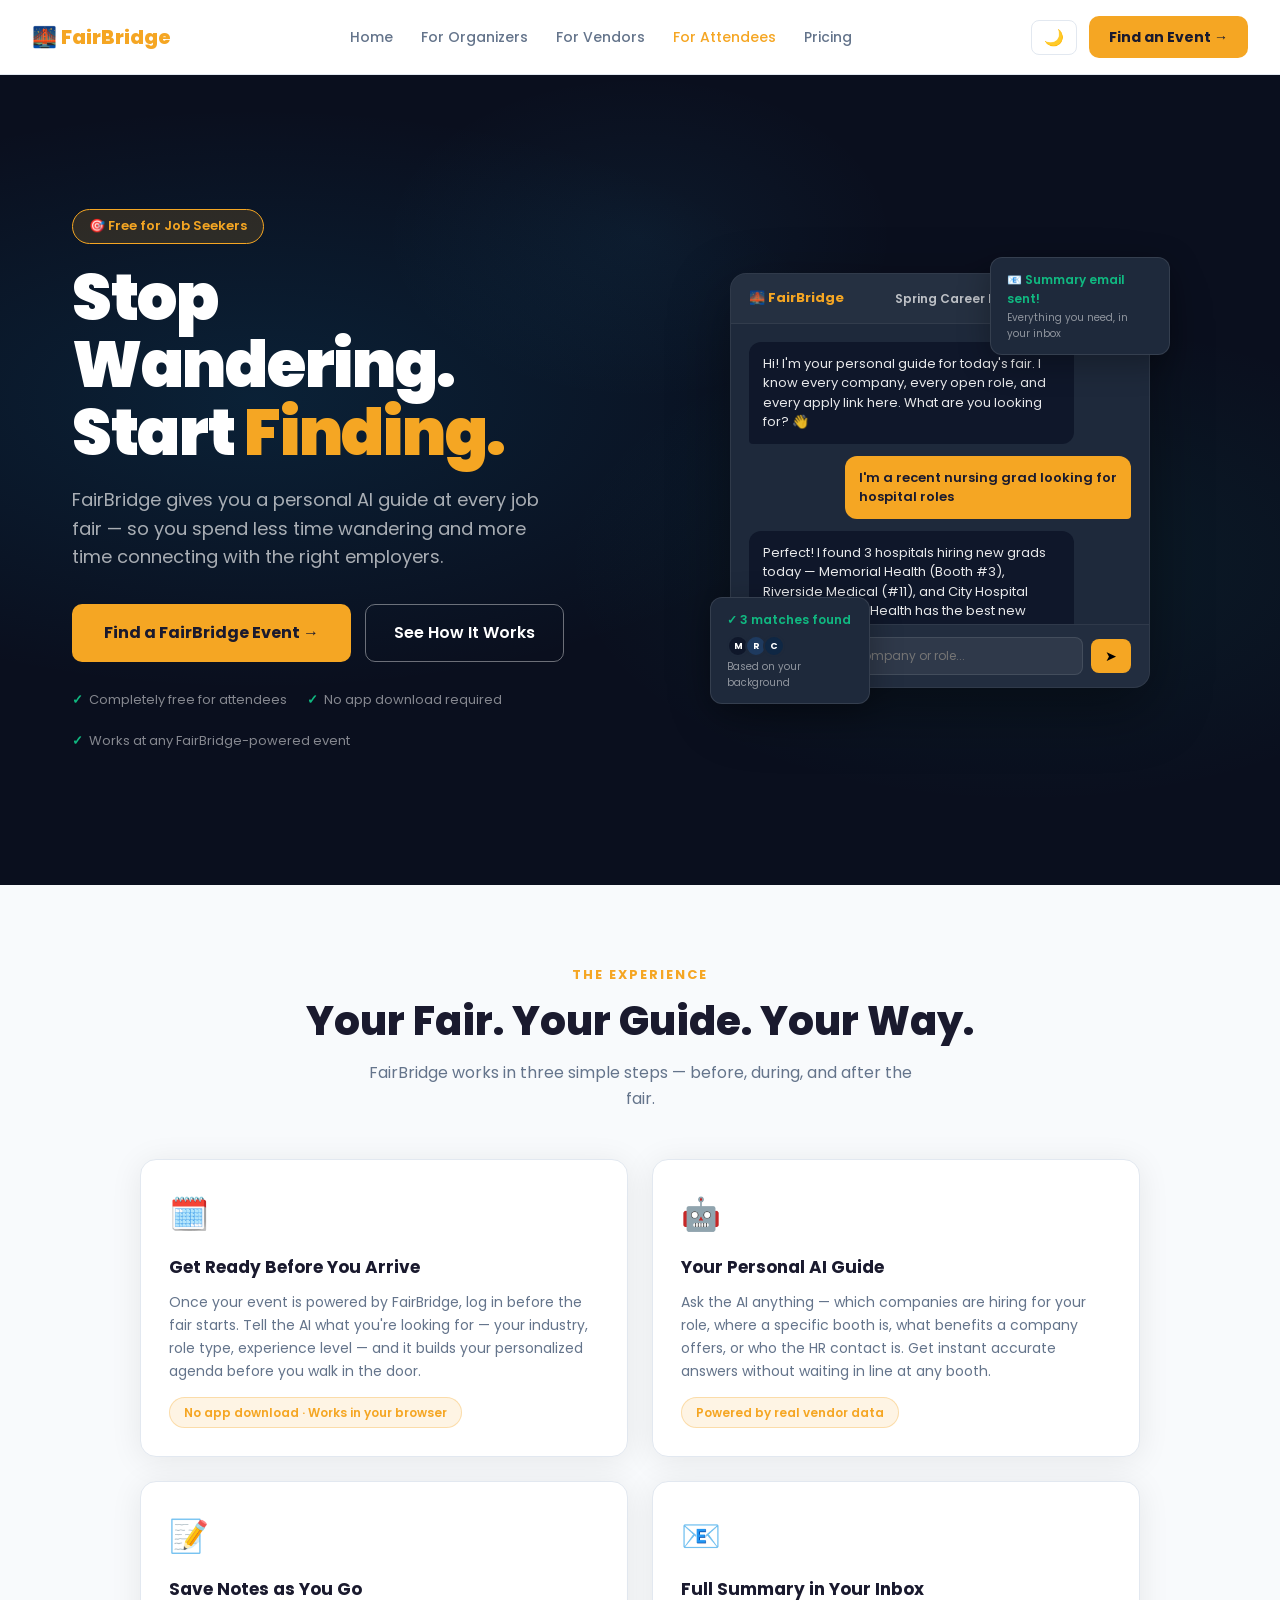
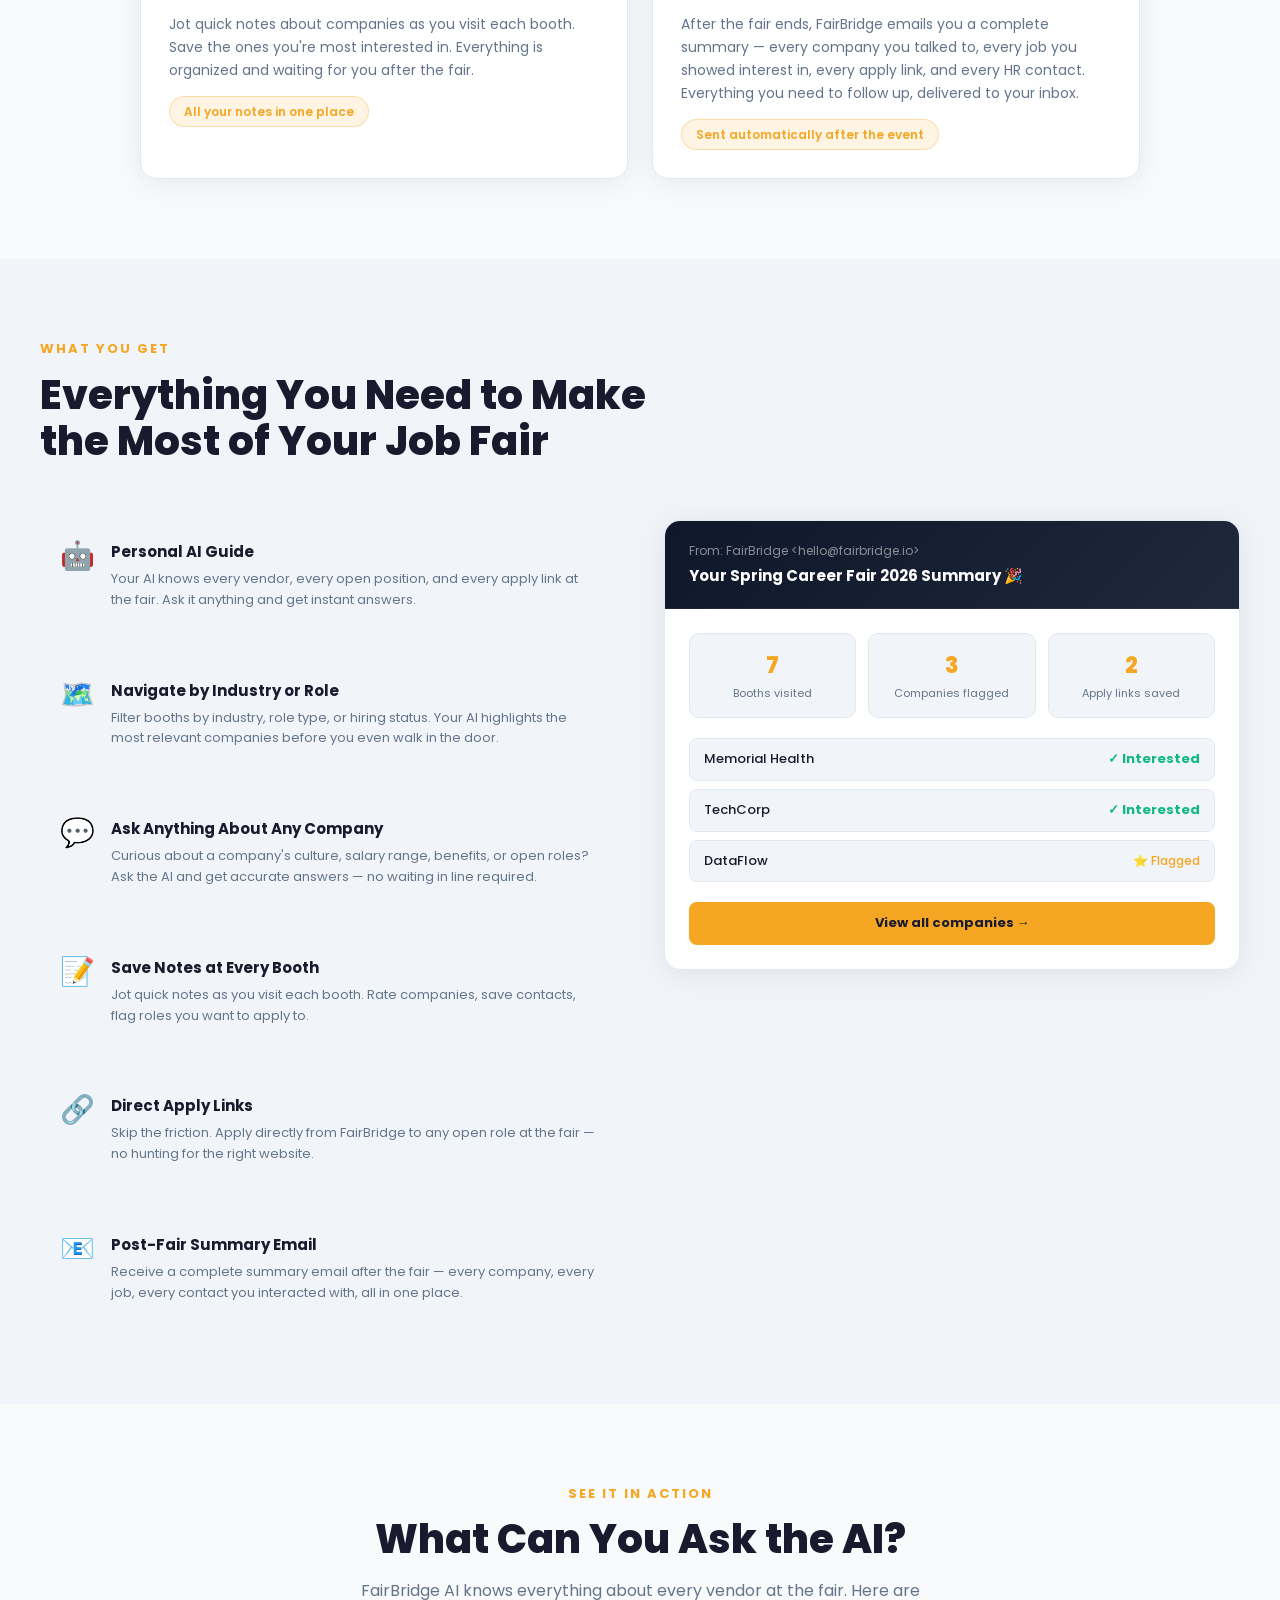
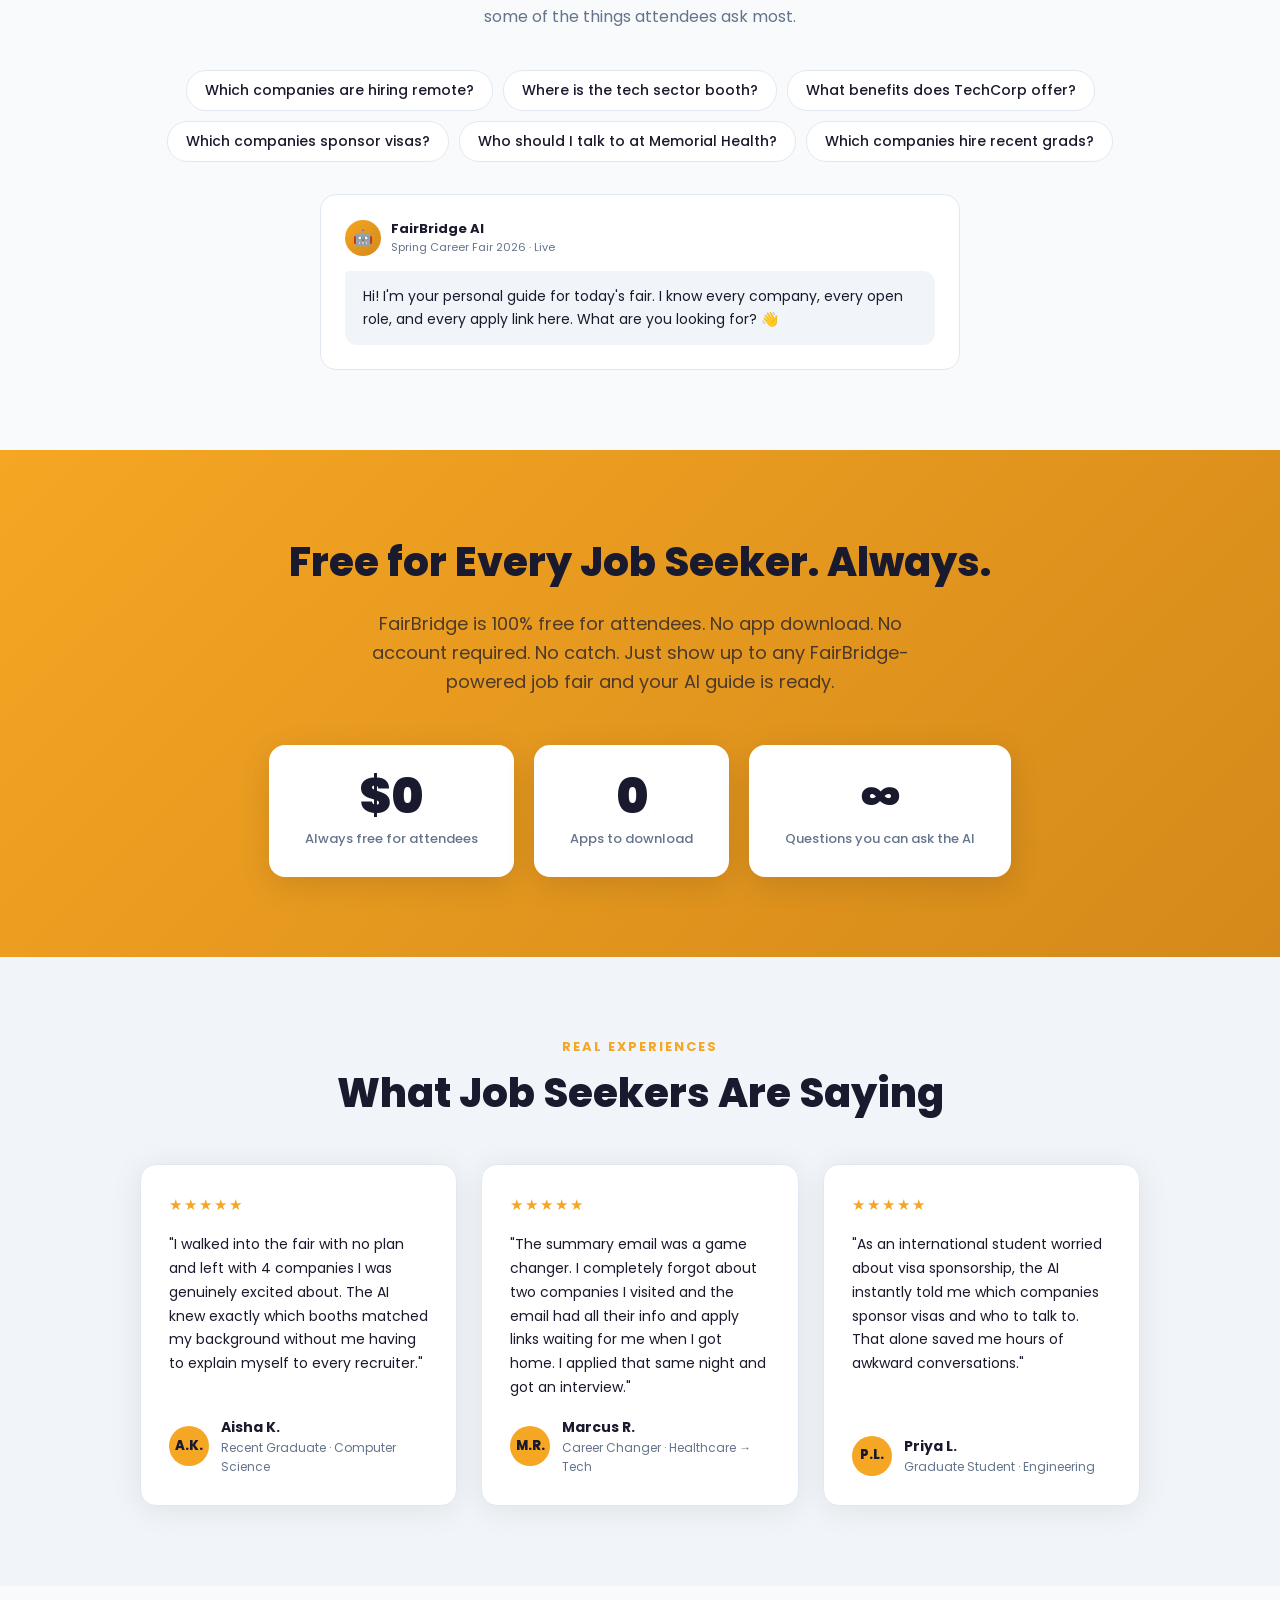
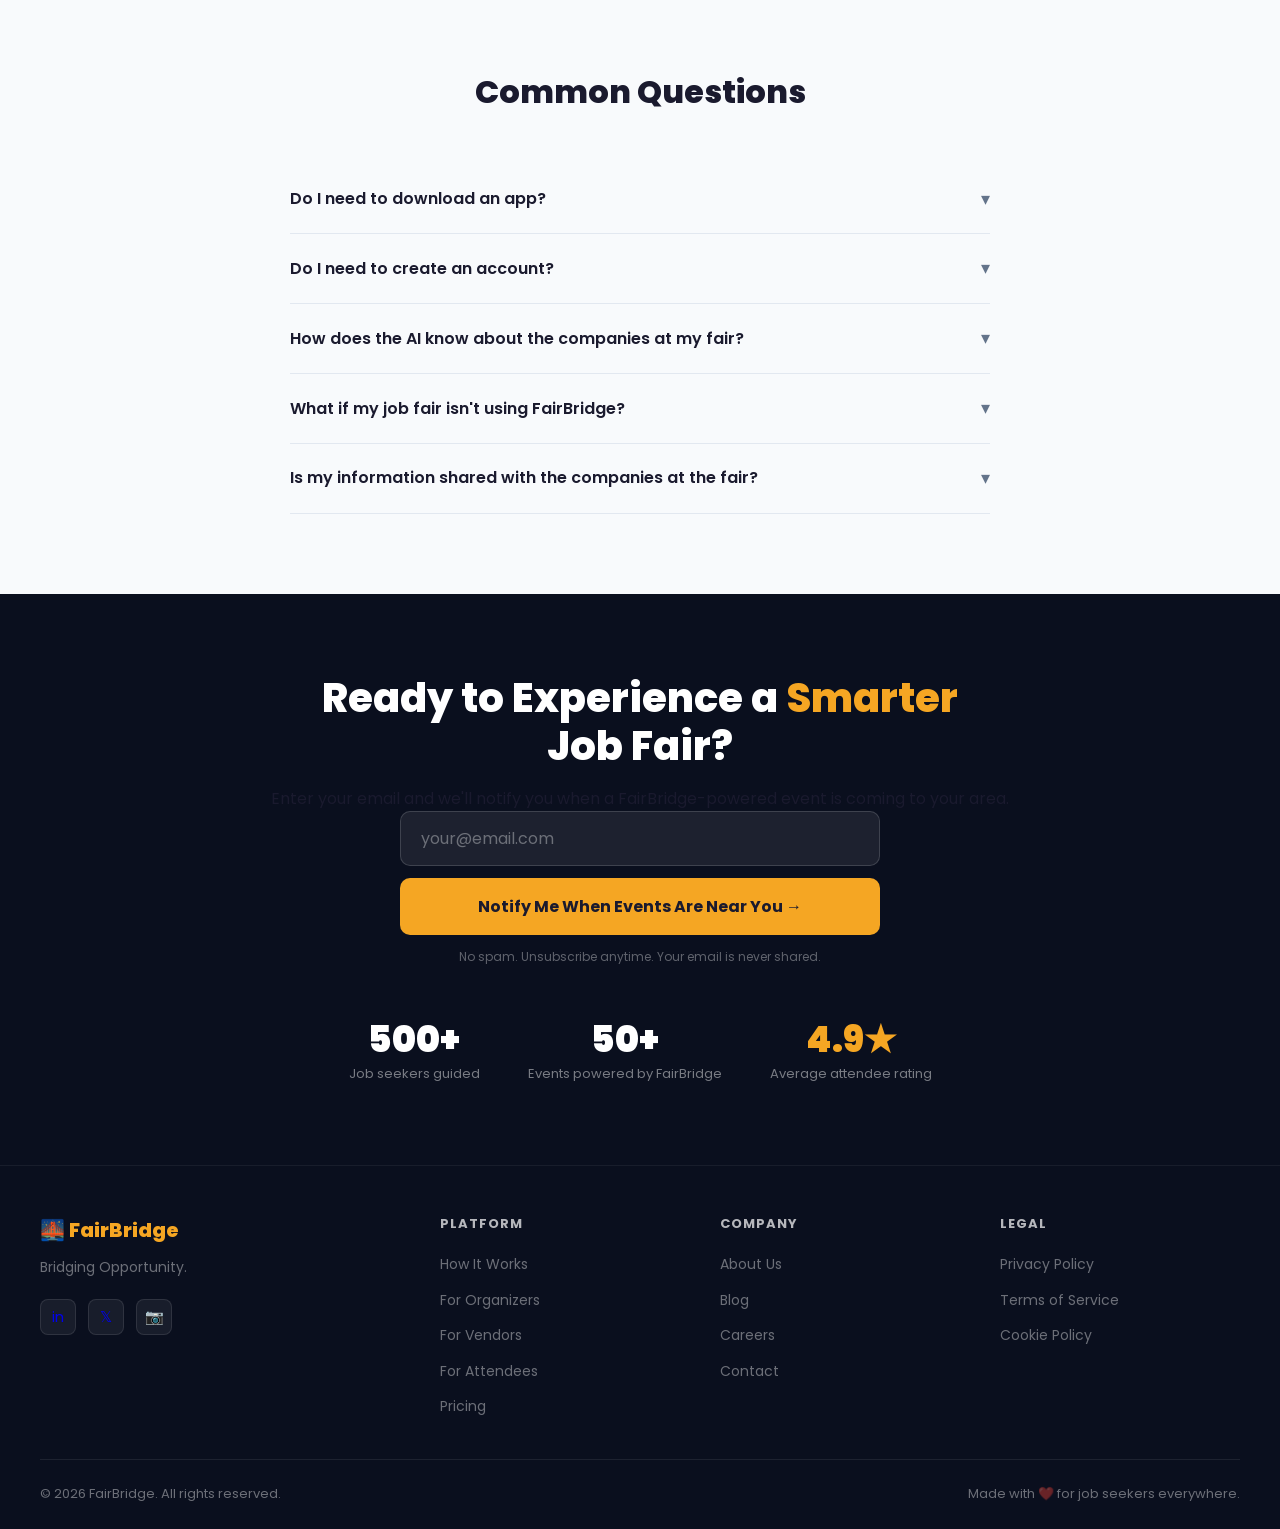
<file: fairbridge-attendees-info/index.html>
<!DOCTYPE html>
<html lang="en">
<head>
  <meta charset="UTF-8" />
  <meta name="viewport" content="width=device-width, initial-scale=1" />
  
  <meta name="description" content="FairBridge gives every job fair attendee a free personal AI guide. Navigate smarter, connect faster, and follow up easier." />
  <link href="https://fonts.googleapis.com/css2?family=Poppins:wght@400;500;600;700;800;900&display=swap" rel="stylesheet" />
  

<!-- SEO Meta Tags -->
<title>Landing Page - Mar 27, 2026</title>
<meta property="og:title" content="Landing Page - Mar 27, 2026" />
<meta property="og:type" content="website" />
<meta name="twitter:card" content="summary_large_image" />
<meta name="twitter:title" content="Landing Page - Mar 27, 2026" />
<!-- End SEO Meta Tags -->


  <link rel="stylesheet" href="styles.css">
</head>
<body>

  <!-- NAV -->
  <nav>
    <a href="#" class="nav-brand">🌉 FairBridge</a>
    <ul class="nav-links">
      <li><a href="#">Home</a></li>
      <li><a href="#">For Organizers</a></li>
      <li><a href="#">For Vendors</a></li>
      <li><a href="#" class="active">For Attendees</a></li>
      <li><a href="#">Pricing</a></li>
    </ul>
    <div class="nav-right">
      <button class="btn-theme" id="themeToggle" aria-label="Toggle dark mode">☀️</button>
      <a href="#find-event" class="btn-primary nav-event-btn">Find an Event →</a>
      <button class="hamburger" id="hamburger" aria-label="Open menu">☰</button>
    </div>
  </nav>
  <div class="mobile-nav" id="mobileNav">
    <a href="#">Home</a>
    <a href="#">For Organizers</a>
    <a href="#">For Vendors</a>
    <a href="#">For Attendees</a>
    <a href="#">Pricing</a>
    <a href="#find-event" style="color: var(--primary); font-weight: 700;">Find an Event →</a>
  </div>

  <!-- HERO -->
  <section class="hero">
    <div class="hero-aurora"></div>
    <div class="hero-inner">
      <div class="reveal">
        <div class="hero-badge">🎯 Free for Job Seekers</div>
        <h1 class="hero-headline">
          Stop Wandering.<br>
          Start <span class="accent">Finding.</span>
        </h1>
        <p class="hero-sub">FairBridge gives you a personal AI guide at every job fair — so you spend less time wandering and more time connecting with the right employers.</p>
        <div class="hero-ctas">
          <a href="#find-event" class="btn-hero-primary">Find a FairBridge Event →</a>
          <a href="#how" class="btn-ghost">See How It Works</a>
        </div>
        <div class="hero-trust">
          <span><span class="check">✓</span> Completely free for attendees</span>
          <span><span class="check">✓</span> No app download required</span>
          <span><span class="check">✓</span> Works at any FairBridge-powered event</span>
        </div>
      </div>

      <div class="chat-mockup-wrap reveal">
        <div style="position: relative; width: 100%; max-width: 420px;">
          <div class="float-card float-card-2">
            <div class="float-card-success">📧 Summary email sent!</div>
            <div class="float-card-sub">Everything you need, in your inbox</div>
          </div>
          <div class="chat-card">
            <div class="chat-header">
              <div class="chat-header-logo">🌉 FairBridge</div>
              <div class="chat-header-title">Spring Career Fair 2026</div>
              <div class="chat-live-badge"><div class="live-dot"></div> Live</div>
            </div>
            <div class="chat-messages" id="heroChat">
              <div class="msg-agent">Hi! I'm your personal guide for today's fair. I know every company, every open role, and every apply link here. What are you looking for? 👋</div>
              <div class="msg-user">I'm a recent nursing grad looking for hospital roles</div>
              <div class="msg-agent">Perfect! I found 3 hospitals hiring new grads today — Memorial Health (Booth #3), Riverside Medical (#11), and City Hospital (#18). Memorial Health has the best new grad program and is actively interviewing on-site. Want me to tell you more? 🏥</div>
              <div class="typing-indicator">
                <div class="typing-dot"></div>
                <div class="typing-dot"></div>
                <div class="typing-dot"></div>
              </div>
            </div>
            <div class="chat-input-bar">
              <input type="text" placeholder="Ask about any company or role..." readonly />
              <button class="chat-send-btn">➤</button>
            </div>
          </div>
          <div class="float-card float-card-1">
            <div class="float-card-success">✓ 3 matches found</div>
            <div class="float-card-avatars">
              <div class="avatar-sm" style="background:#0F172A; margin-right: -4px;">M</div>
              <div class="avatar-sm" style="background:#1E3A5F; margin-right: -4px;">R</div>
              <div class="avatar-sm" style="background:#0F2744;">C</div>
            </div>
            <div class="float-card-sub">Based on your background</div>
          </div>
        </div>
      </div>
    </div>
  </section>

  <!-- HOW IT WORKS -->
  <section class="how-section" id="how">
    <div class="how-inner">
      <div class="reveal">
        <div class="section-label">The Experience</div>
        <h2 class="section-h2">Your Fair. Your Guide. Your Way.</h2>
        <p class="section-p">FairBridge works in three simple steps — before, during, and after the fair.</p>
      </div>
      <div class="steps-grid">
        <div class="step-card reveal">
          <span class="step-emoji">🗓️</span>
          <div class="step-title">Get Ready Before You Arrive</div>
          <p class="step-desc">Once your event is powered by FairBridge, log in before the fair starts. Tell the AI what you're looking for — your industry, role type, experience level — and it builds your personalized agenda before you walk in the door.</p>
          <span class="step-chip">No app download · Works in your browser</span>
        </div>
        <div class="step-card reveal">
          <span class="step-emoji">🤖</span>
          <div class="step-title">Your Personal AI Guide</div>
          <p class="step-desc">Ask the AI anything — which companies are hiring for your role, where a specific booth is, what benefits a company offers, or who the HR contact is. Get instant accurate answers without waiting in line at any booth.</p>
          <span class="step-chip">Powered by real vendor data</span>
        </div>
        <div class="step-card reveal">
          <span class="step-emoji">📝</span>
          <div class="step-title">Save Notes as You Go</div>
          <p class="step-desc">Jot quick notes about companies as you visit each booth. Save the ones you're most interested in. Everything is organized and waiting for you after the fair.</p>
          <span class="step-chip">All your notes in one place</span>
        </div>
        <div class="step-card reveal">
          <span class="step-emoji">📧</span>
          <div class="step-title">Full Summary in Your Inbox</div>
          <p class="step-desc">After the fair ends, FairBridge emails you a complete summary — every company you talked to, every job you showed interest in, every apply link, and every HR contact. Everything you need to follow up, delivered to your inbox.</p>
          <span class="step-chip">Sent automatically after the event</span>
        </div>
      </div>
    </div>
  </section>

  <!-- FEATURES -->
  <section class="features-section">
    <div class="features-inner">
      <div class="features-header reveal">
        <div class="section-label">What You Get</div>
        <h2 class="section-h2">Everything You Need to Make<br>the Most of Your Job Fair</h2>
      </div>
      <div class="features-grid">
        <div class="feature-list reveal">
          <div class="feature-row">
            <div class="feature-emoji">🤖</div>
            <div>
              <div class="feature-title">Personal AI Guide</div>
              <p class="feature-desc">Your AI knows every vendor, every open position, and every apply link at the fair. Ask it anything and get instant answers.</p>
            </div>
          </div>
          <div class="feature-row">
            <div class="feature-emoji">🗺️</div>
            <div>
              <div class="feature-title">Navigate by Industry or Role</div>
              <p class="feature-desc">Filter booths by industry, role type, or hiring status. Your AI highlights the most relevant companies before you even walk in the door.</p>
            </div>
          </div>
          <div class="feature-row">
            <div class="feature-emoji">💬</div>
            <div>
              <div class="feature-title">Ask Anything About Any Company</div>
              <p class="feature-desc">Curious about a company's culture, salary range, benefits, or open roles? Ask the AI and get accurate answers — no waiting in line required.</p>
            </div>
          </div>
          <div class="feature-row">
            <div class="feature-emoji">📝</div>
            <div>
              <div class="feature-title">Save Notes at Every Booth</div>
              <p class="feature-desc">Jot quick notes as you visit each booth. Rate companies, save contacts, flag roles you want to apply to.</p>
            </div>
          </div>
          <div class="feature-row">
            <div class="feature-emoji">🔗</div>
            <div>
              <div class="feature-title">Direct Apply Links</div>
              <p class="feature-desc">Skip the friction. Apply directly from FairBridge to any open role at the fair — no hunting for the right website.</p>
            </div>
          </div>
          <div class="feature-row">
            <div class="feature-emoji">📧</div>
            <div>
              <div class="feature-title">Post-Fair Summary Email</div>
              <p class="feature-desc">Receive a complete summary email after the fair — every company, every job, every contact you interacted with, all in one place.</p>
            </div>
          </div>
        </div>

        <div class="reveal">
          <div class="email-mockup">
            <div class="email-header">
              <div class="email-from">From: FairBridge &lt;hello@fairbridge.io&gt;</div>
              <div class="email-subject">Your Spring Career Fair 2026 Summary 🎉</div>
            </div>
            <div class="email-body">
              <div class="email-stat-row">
                <div class="email-stat">
                  <span class="email-stat-num">7</span>
                  <div class="email-stat-label">Booths visited</div>
                </div>
                <div class="email-stat">
                  <span class="email-stat-num">3</span>
                  <div class="email-stat-label">Companies flagged</div>
                </div>
                <div class="email-stat">
                  <span class="email-stat-num">2</span>
                  <div class="email-stat-label">Apply links saved</div>
                </div>
              </div>
              <div class="email-company-list">
                <div class="email-company-row">
                  <span>Memorial Health</span>
                  <span class="email-company-check">✓ Interested</span>
                </div>
                <div class="email-company-row">
                  <span>TechCorp</span>
                  <span class="email-company-check">✓ Interested</span>
                </div>
                <div class="email-company-row">
                  <span>DataFlow</span>
                  <span class="email-company-flag">⭐ Flagged</span>
                </div>
              </div>
              <a href="#" class="email-view-all">View all companies →</a>
            </div>
          </div>
        </div>
      </div>
    </div>
  </section>

  <!-- AI IN ACTION -->
  <section class="demo-section">
    <div class="demo-inner">
      <div class="reveal">
        <div class="section-label">See It in Action</div>
        <h2 class="section-h2">What Can You Ask the AI?</h2>
        <p class="section-p">FairBridge AI knows everything about every vendor at the fair. Here are some of the things attendees ask most.</p>
      </div>

      <div class="chips-row reveal">
        <button class="demo-chip" data-key="remote">Which companies are hiring remote?</button>
        <button class="demo-chip" data-key="tech">Where is the tech sector booth?</button>
        <button class="demo-chip" data-key="benefits">What benefits does TechCorp offer?</button>
        <button class="demo-chip" data-key="visa">Which companies sponsor visas?</button>
        <button class="demo-chip" data-key="contact">Who should I talk to at Memorial Health?</button>
        <button class="demo-chip" data-key="grads">Which companies hire recent grads?</button>
      </div>

      <div class="demo-response-wrap reveal">
        <div class="demo-response">
          <div class="demo-agent-header">
            <div class="demo-agent-avatar">🤖</div>
            <div>
              <div class="demo-agent-name">FairBridge AI</div>
              <div class="demo-agent-sub">Spring Career Fair 2026 · Live</div>
            </div>
          </div>
          <div class="demo-bubble" id="demoBubble">
            Hi! I'm your personal guide for today's fair. I know every company, every open role, and every apply link here. What are you looking for? 👋
          </div>
        </div>
      </div>
    </div>
  </section>

  <!-- FREE SECTION -->
  <section class="free-section">
    <div class="reveal">
      <h2>Free for Every Job Seeker. Always.</h2>
      <p>FairBridge is 100% free for attendees. No app download. No account required. No catch. Just show up to any FairBridge-powered job fair and your AI guide is ready.</p>
      <div class="stat-cards">
        <div class="stat-card">
          <div class="stat-card-num">$0</div>
          <div class="stat-card-label">Always free for attendees</div>
        </div>
        <div class="stat-card">
          <div class="stat-card-num">0</div>
          <div class="stat-card-label">Apps to download</div>
        </div>
        <div class="stat-card">
          <div class="stat-card-num">∞</div>
          <div class="stat-card-label">Questions you can ask the AI</div>
        </div>
      </div>
    </div>
  </section>

  <!-- TESTIMONIALS -->
  <section class="testimonials-section">
    <div class="testimonials-inner">
      <div class="reveal">
        <div class="section-label">Real Experiences</div>
        <h2 class="section-h2">What Job Seekers Are Saying</h2>
      </div>
      <div class="testimonials-grid">
        <div class="testimonial-card reveal">
          <div class="stars">★★★★★</div>
          <p class="testimonial-quote">"I walked into the fair with no plan and left with 4 companies I was genuinely excited about. The AI knew exactly which booths matched my background without me having to explain myself to every recruiter."</p>
          <div class="testimonial-author">
            <div class="author-avatar">A.K.</div>
            <div>
              <div class="author-name">Aisha K.</div>
              <div class="author-role">Recent Graduate · Computer Science</div>
            </div>
          </div>
        </div>
        <div class="testimonial-card reveal">
          <div class="stars">★★★★★</div>
          <p class="testimonial-quote">"The summary email was a game changer. I completely forgot about two companies I visited and the email had all their info and apply links waiting for me when I got home. I applied that same night and got an interview."</p>
          <div class="testimonial-author">
            <div class="author-avatar">M.R.</div>
            <div>
              <div class="author-name">Marcus R.</div>
              <div class="author-role">Career Changer · Healthcare → Tech</div>
            </div>
          </div>
        </div>
        <div class="testimonial-card reveal">
          <div class="stars">★★★★★</div>
          <p class="testimonial-quote">"As an international student worried about visa sponsorship, the AI instantly told me which companies sponsor visas and who to talk to. That alone saved me hours of awkward conversations."</p>
          <div class="testimonial-author">
            <div class="author-avatar">P.L.</div>
            <div>
              <div class="author-name">Priya L.</div>
              <div class="author-role">Graduate Student · Engineering</div>
            </div>
          </div>
        </div>
      </div>
    </div>
  </section>

  <!-- FAQ -->
  <section class="faq-section">
    <div class="faq-inner reveal">
      <h2>Common Questions</h2>
      <div class="faq-item">
        <div class="faq-question">
          <span class="faq-q-text">Do I need to download an app?</span>
          <span class="faq-chevron">▾</span>
        </div>
        <div class="faq-answer">
          <p>No. FairBridge works entirely in your browser on any device — phone, tablet, or laptop. Just scan the QR code at the event or visit the link your organizer shares and you're in instantly.</p>
        </div>
      </div>
      <div class="faq-item">
        <div class="faq-question">
          <span class="faq-q-text">Do I need to create an account?</span>
          <span class="faq-chevron">▾</span>
        </div>
        <div class="faq-answer">
          <p>You just need to provide your name and email when you arrive at the fair so we know where to send your post-fair summary. That's it — no passwords, no lengthy signup.</p>
        </div>
      </div>
      <div class="faq-item">
        <div class="faq-question">
          <span class="faq-q-text">How does the AI know about the companies at my fair?</span>
          <span class="faq-chevron">▾</span>
        </div>
        <div class="faq-answer">
          <p>Every vendor at a FairBridge-powered event fills out a detailed profile before the fair — their open roles, HR contacts, culture, benefits, and more. The AI reads all of that data so it can answer your questions accurately in real time.</p>
        </div>
      </div>
      <div class="faq-item">
        <div class="faq-question">
          <span class="faq-q-text">What if my job fair isn't using FairBridge?</span>
          <span class="faq-chevron">▾</span>
        </div>
        <div class="faq-answer">
          <p>You can still use FairBridge at any event that is powered by our platform. If your fair isn't using FairBridge yet, share this page with your organizer — it's free for them to get started.</p>
        </div>
      </div>
      <div class="faq-item">
        <div class="faq-question">
          <span class="faq-q-text">Is my information shared with the companies at the fair?</span>
          <span class="faq-chevron">▾</span>
        </div>
        <div class="faq-answer">
          <p>Your basic info (name and email) is only shared with vendors you explicitly express interest in — and only if you choose to connect. We never sell or share your data without your permission.</p>
        </div>
      </div>
    </div>
  </section>

  <!-- CTA / FIND AN EVENT -->
  <section class="cta-section" id="find-event">
    <div class="reveal">
      <h2>Ready to Experience a <span class="accent">Smarter</span><br>Job Fair?</h2>
      <p>Enter your email and we'll notify you when a FairBridge-powered event is coming to your area.</p>

      <div class="cta-form" id="ctaForm">
        <input type="email" id="ctaEmail" placeholder="your@email.com" autocomplete="email" />
        <button class="btn-cta-submit" id="ctaSubmit">Notify Me When Events Are Near You →</button>
        <p class="cta-privacy">No spam. Unsubscribe anytime. Your email is never shared.</p>
      </div>

      <div class="cta-success" id="ctaSuccess">
        ✓ You're on the list! We'll email you when a FairBridge event is near you.
      </div>

      <div class="social-proof-row">
        <div class="social-proof-item">
          <span class="social-proof-num">500+</span>
          <div class="social-proof-label">Job seekers guided</div>
        </div>
        <div class="social-proof-item">
          <span class="social-proof-num">50+</span>
          <div class="social-proof-label">Events powered by FairBridge</div>
        </div>
        <div class="social-proof-item">
          <span class="social-proof-num accent">4.9★</span>
          <div class="social-proof-label">Average attendee rating</div>
        </div>
      </div>
    </div>
  </section>

  <!-- FOOTER -->
  <footer>
    <div class="footer-grid">
      <div>
        <div class="footer-brand-name">🌉 FairBridge</div>
        <div class="footer-tagline">Bridging Opportunity.</div>
        <div class="footer-socials">
          <a href="#" class="footer-social-link" aria-label="LinkedIn">in</a>
          <a href="#" class="footer-social-link" aria-label="Twitter">𝕏</a>
          <a href="#" class="footer-social-link" aria-label="Instagram">📷</a>
        </div>
      </div>
      <div class="footer-col">
        <h4>Platform</h4>
        <ul>
          <li><a href="#">How It Works</a></li>
          <li><a href="#">For Organizers</a></li>
          <li><a href="#">For Vendors</a></li>
          <li><a href="#">For Attendees</a></li>
          <li><a href="#">Pricing</a></li>
        </ul>
      </div>
      <div class="footer-col">
        <h4>Company</h4>
        <ul>
          <li><a href="#">About Us</a></li>
          <li><a href="#">Blog</a></li>
          <li><a href="#">Careers</a></li>
          <li><a href="#">Contact</a></li>
        </ul>
      </div>
      <div class="footer-col">
        <h4>Legal</h4>
        <ul>
          <li><a href="#">Privacy Policy</a></li>
          <li><a href="#">Terms of Service</a></li>
          <li><a href="#">Cookie Policy</a></li>
        </ul>
      </div>
    </div>
    <div class="footer-bottom">
      <span>© 2026 FairBridge. All rights reserved.</span>
      <span>Made with ❤️ for job seekers everywhere.</span>
    </div>
  </footer>

  

<script src="https://paymegpt.com/widget.js" data-widget="85058996" async></script>

  <script src="script.js"></script>
</body>
</html>
</file>
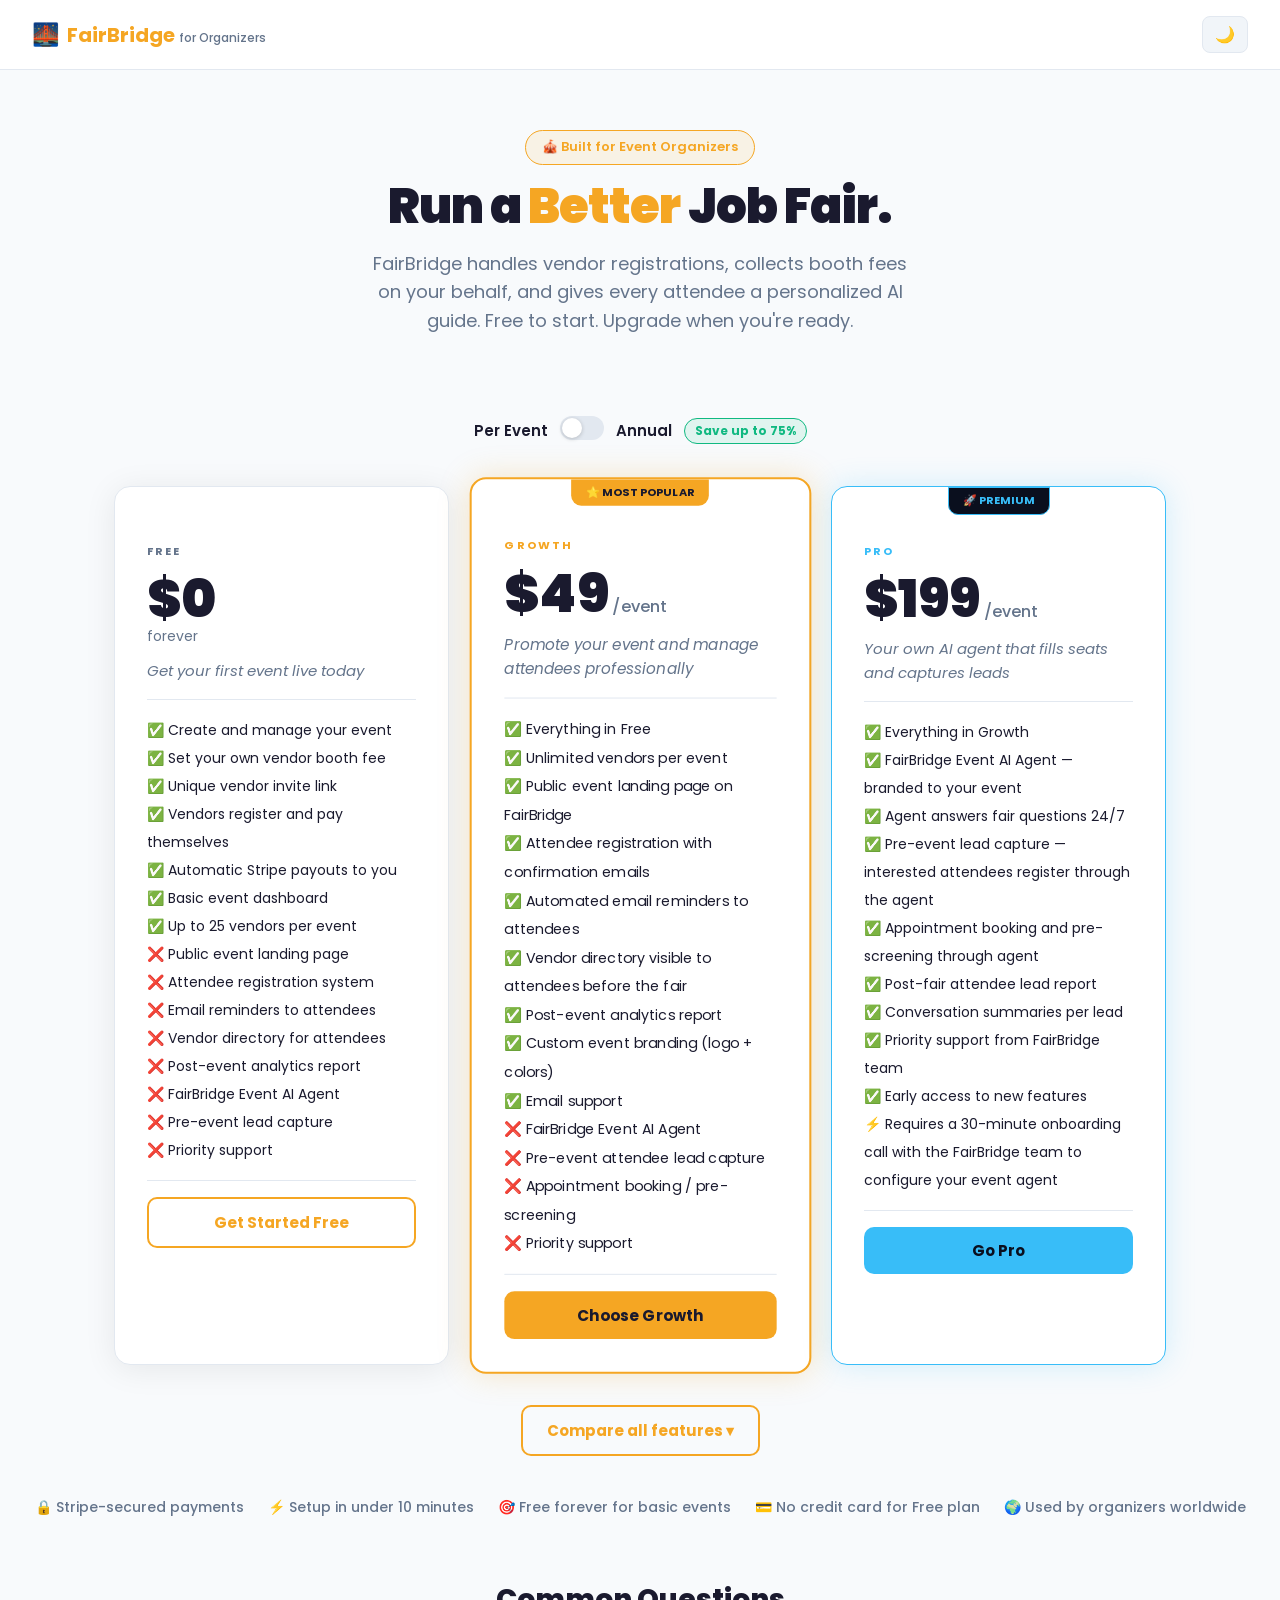
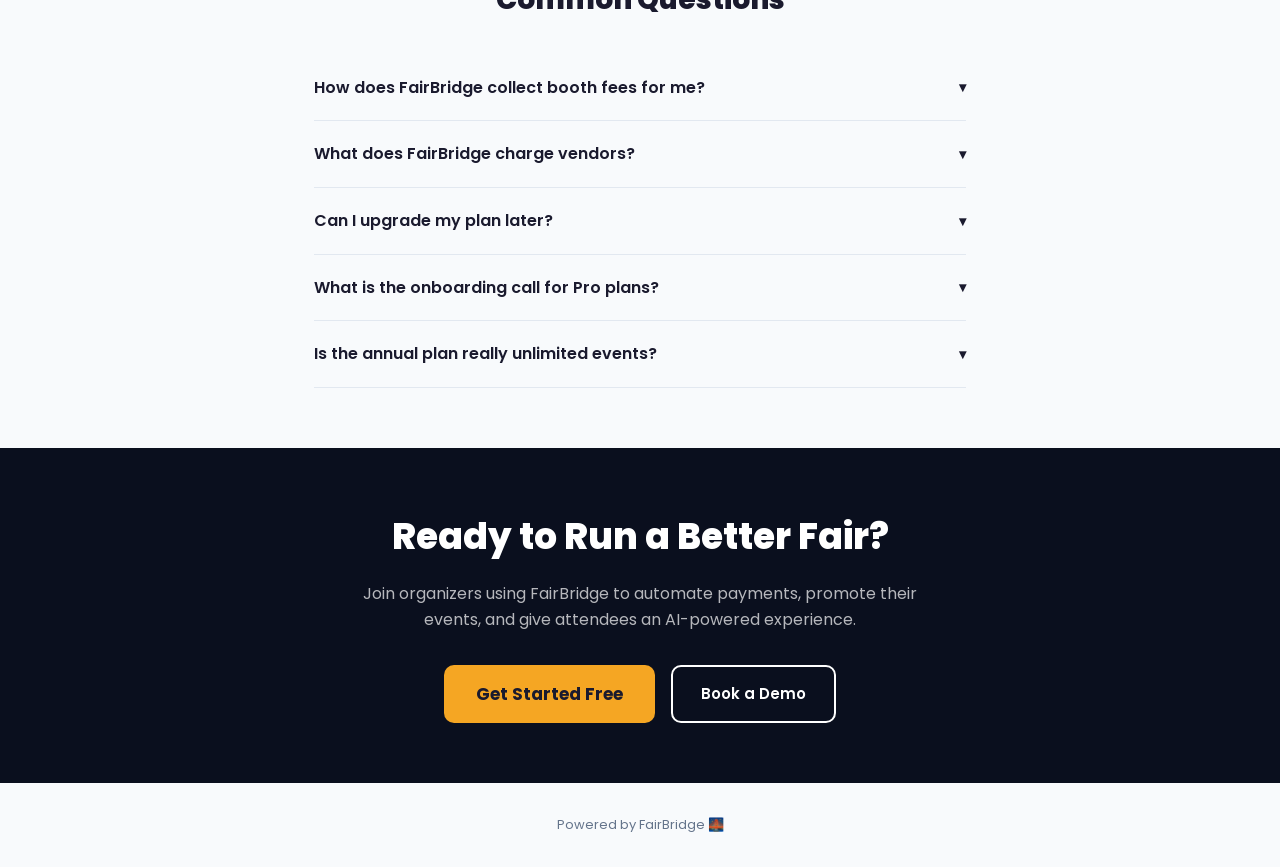
<file: fairbridge-organizers-registration/index.html>
<!DOCTYPE html>
<html lang="en">
<head>
  <meta charset="UTF-8" />
  <meta name="viewport" content="width=device-width, initial-scale=1" />
  
  <meta name="description" content="Sign up to run your job fair on FairBridge. Automate vendor payments, promote your event, and give attendees an AI-powered experience." />
  <link href="https://fonts.googleapis.com/css2?family=Poppins:wght@400;500;600;700;800;900&display=swap" rel="stylesheet" />
  

<!-- SEO Meta Tags -->
<title>Landing Page - Mar 27, 2026</title>
<meta property="og:title" content="Landing Page - Mar 27, 2026" />
<meta property="og:type" content="website" />
<meta name="twitter:card" content="summary_large_image" />
<meta name="twitter:title" content="Landing Page - Mar 27, 2026" />
<!-- End SEO Meta Tags -->


  <link rel="stylesheet" href="styles.css">
</head>
<body>

  <!-- PAGE HEADER -->
  <header class="page-header" id="page-header">
    <div class="header-logo">
      <span style="font-size:22px;">🌉</span>
      <div>
        <span class="header-logo-name">FairBridge</span>
        <span class="header-logo-sub"> for Organizers</span>
      </div>
    </div>
    <div class="header-center" id="form-header-center" style="display:none;">
      <span class="plan-badge-pill" id="plan-badge">🎪 Free Plan — $0</span>
      <a class="change-plan-link" onclick="showPlans()">← Change Plan</a>
    </div>
    <button class="theme-toggle" id="theme-toggle" onclick="toggleDarkMode()">
      <span id="theme-icon">🌙</span>
    </button>
  </header>

  <!-- PROGRESS BAR (form only) -->
  <div id="form-progress-header" style="display:none; background:var(--surface); border-bottom:1px solid var(--border); padding:8px 32px;">
    <div class="progress-bar-wrap">
      <div class="progress-bar-labels">
        <span>Profile Completion</span>
        <span id="progress-pct">0%</span>
      </div>
      <div class="progress-bar-track">
        <div class="progress-bar-fill" id="progress-fill"></div>
      </div>
    </div>
  </div>

  <!-- PROGRESS STEPS (form only) -->
  <div class="progress-steps" id="progress-steps" style="display:none;">
    <div class="step-item">
      <div class="step-circle active" id="step-1" onclick="scrollToSection('section-1')">1</div>
      <span class="step-label">Your Info</span>
    </div>
    <div class="step-connector"></div>
    <div class="step-item">
      <div class="step-circle" id="step-2" onclick="scrollToSection('section-2')">2</div>
      <span class="step-label">Event Details</span>
    </div>
    <div class="step-connector"></div>
    <div class="step-item">
      <div class="step-circle" id="step-3" onclick="scrollToSection('section-3')">3</div>
      <span class="step-label">Payment Setup</span>
    </div>
    <div class="step-connector"></div>
    <div class="step-item">
      <div class="step-circle" id="step-4" onclick="scrollToSection('section-4')">4</div>
      <span class="step-label" id="step-4-label">Promotion & Branding</span>
    </div>
    <div class="step-connector"></div>
    <div class="step-item">
      <div class="step-circle" id="step-5" onclick="scrollToSection('section-5')">🔒</div>
      <span class="step-label">Event Agent</span>
    </div>
    <div class="step-connector"></div>
    <div class="step-item">
      <div class="step-circle" id="step-6" onclick="scrollToSection('section-6')">6</div>
      <span class="step-label">Review & Launch</span>
    </div>
  </div>

  <!-- ===== VIEW 1: PLAN SELECTION ===== -->
  <div id="view-plans" class="view">

    <!-- HERO -->
    <div class="hero-section">
      <div class="badge-pill">🎪 Built for Event Organizers</div>
      <h1 class="hero-h1">Run a <span class="accent">Better</span> Job Fair.</h1>
      <p class="hero-p">FairBridge handles vendor registrations, collects booth fees on your behalf, and gives every attendee a personalized AI guide. Free to start. Upgrade when you're ready.</p>
    </div>

    <!-- BILLING TOGGLE -->
    <div class="billing-toggle-wrap">
      <span class="billing-label">Per Event</span>
      <label class="toggle-switch">
        <input type="checkbox" id="billing-toggle" onchange="toggleBilling()">
        <div class="toggle-track"></div>
      </label>
      <span class="billing-label">Annual</span>
      <span class="save-badge">Save up to 75%</span>
    </div>

    <!-- PLAN CARDS -->
    <div class="plans-grid">

      <!-- FREE CARD -->
      <div class="plan-card free">
        <div class="plan-label">FREE</div>
        <div class="plan-price-block">
          <div class="per-event-price">
            <span class="price-amount">$0</span>
            <div style="font-size:14px;color:var(--text-muted);">forever</div>
          </div>
          <div class="annual-price">
            <span class="price-amount">$0</span>
            <div style="font-size:14px;color:var(--text-muted);">always free</div>
          </div>
        </div>
        <p class="plan-tagline">Get your first event live today</p>
        <div class="plan-divider"></div>
        <ul class="plan-features">
          <li>✅ Create and manage your event</li>
          <li>✅ Set your own vendor booth fee</li>
          <li>✅ Unique vendor invite link</li>
          <li>✅ Vendors register and pay themselves</li>
          <li>✅ Automatic Stripe payouts to you</li>
          <li>✅ Basic event dashboard</li>
          <li>✅ Up to 25 vendors per event</li>
          <li>❌ Public event landing page</li>
          <li>❌ Attendee registration system</li>
          <li>❌ Email reminders to attendees</li>
          <li>❌ Vendor directory for attendees</li>
          <li>❌ Post-event analytics report</li>
          <li>❌ FairBridge Event AI Agent</li>
          <li>❌ Pre-event lead capture</li>
          <li>❌ Priority support</li>
        </ul>
        <div class="plan-divider"></div>
        <button class="btn btn-outline btn-full" onclick="selectPlan('free'); showForm();">Get Started Free</button>
      </div>

      <!-- GROWTH CARD -->
      <div class="plan-card growth">
        <div class="card-badge growth-badge">⭐ MOST POPULAR</div>
        <div class="plan-label growth-label">GROWTH</div>
        <div class="plan-price-block">
          <div class="per-event-price">
            <span class="price-amount growth-price">$49</span>
            <span class="price-period">/event</span>
          </div>
          <div class="annual-price">
            <span class="price-amount growth-annual-price">$199</span>
            <span class="price-period">/year</span>
            <div class="price-sub">Just $16.58/month · Unlimited events</div>
            <div class="price-strike">vs $49/event</div>
          </div>
        </div>
        <p class="plan-tagline">Promote your event and manage attendees professionally</p>
        <div class="plan-divider"></div>
        <ul class="plan-features">
          <li>✅ Everything in Free</li>
          <li>✅ Unlimited vendors per event</li>
          <li>✅ Public event landing page on FairBridge</li>
          <li>✅ Attendee registration with confirmation emails</li>
          <li>✅ Automated email reminders to attendees</li>
          <li>✅ Vendor directory visible to attendees before the fair</li>
          <li>✅ Post-event analytics report</li>
          <li>✅ Custom event branding (logo + colors)</li>
          <li>✅ Email support</li>
          <li>❌ FairBridge Event AI Agent</li>
          <li>❌ Pre-event attendee lead capture</li>
          <li>❌ Appointment booking / pre-screening</li>
          <li>❌ Priority support</li>
        </ul>
        <div class="plan-divider"></div>
        <button class="btn btn-primary btn-full" onclick="selectPlan('growth'); showForm();">Choose Growth</button>
      </div>

      <!-- PRO CARD -->
      <div class="plan-card pro">
        <div class="card-badge pro-badge">🚀 PREMIUM</div>
        <div class="plan-label pro-label">PRO</div>
        <div class="plan-price-block">
          <div class="per-event-price">
            <span class="price-amount">$199</span>
            <span class="price-period">/event</span>
          </div>
          <div class="annual-price">
            <span class="price-amount pro-annual-price">$599</span>
            <span class="price-period">/year</span>
            <div class="price-sub">Just $49.92/month · Unlimited events</div>
            <div class="price-strike">vs $199/event</div>
          </div>
        </div>
        <p class="plan-tagline">Your own AI agent that fills seats and captures leads</p>
        <div class="plan-divider"></div>
        <ul class="plan-features">
          <li>✅ Everything in Growth</li>
          <li>✅ FairBridge Event AI Agent — branded to your event</li>
          <li>✅ Agent answers fair questions 24/7</li>
          <li>✅ Pre-event lead capture — interested attendees register through the agent</li>
          <li>✅ Appointment booking and pre-screening through agent</li>
          <li>✅ Post-fair attendee lead report</li>
          <li>✅ Conversation summaries per lead</li>
          <li>✅ Priority support from FairBridge team</li>
          <li>✅ Early access to new features</li>
          <li>⚡ Requires a 30-minute onboarding call with the FairBridge team to configure your event agent</li>
        </ul>
        <div class="plan-divider"></div>
        <button class="btn btn-secondary btn-full" onclick="selectPlan('pro'); showForm();">Go Pro</button>
      </div>

    </div>

    <!-- COMPARE TABLE TOGGLE -->
    <div class="compare-toggle-wrap">
      <button class="btn btn-outline" id="compare-btn" onclick="toggleCompare()">Compare all features ▾</button>
    </div>

    <div class="compare-table-wrap" id="compare-table">
      <table class="compare-table">
        <thead>
          <tr>
            <th>Feature</th>
            <th>Free</th>
            <th class="growth-col">Growth</th>
            <th class="pro-col">Pro</th>
          </tr>
        </thead>
        <tbody>
          <tr><td>Create and manage events</td><td>✅</td><td>✅</td><td>✅</td></tr>
          <tr><td>Set your own vendor booth fee</td><td>✅</td><td>✅</td><td>✅</td></tr>
          <tr><td>Unique vendor invite link</td><td>✅</td><td>✅</td><td>✅</td></tr>
          <tr><td>Vendors register and pay themselves</td><td>✅</td><td>✅</td><td>✅</td></tr>
          <tr><td>Automatic Stripe payouts</td><td>✅</td><td>✅</td><td>✅</td></tr>
          <tr><td>Basic event dashboard</td><td>✅</td><td>✅</td><td>✅</td></tr>
          <tr><td>Vendors per event</td><td>Up to 25</td><td>Unlimited</td><td>Unlimited</td></tr>
          <tr><td>Public event landing page</td><td>❌</td><td>✅</td><td>✅</td></tr>
          <tr><td>Attendee registration system</td><td>❌</td><td>✅</td><td>✅</td></tr>
          <tr><td>Email reminders to attendees</td><td>❌</td><td>✅</td><td>✅</td></tr>
          <tr><td>Vendor directory for attendees</td><td>❌</td><td>✅</td><td>✅</td></tr>
          <tr><td>Post-event analytics report</td><td>❌</td><td>✅</td><td>✅</td></tr>
          <tr><td>Custom event branding</td><td>❌</td><td>✅</td><td>✅</td></tr>
          <tr><td>Email support</td><td>❌</td><td>✅</td><td>✅</td></tr>
          <tr><td>FairBridge Event AI Agent</td><td>❌</td><td>❌</td><td>✅</td></tr>
          <tr><td>Pre-event lead capture</td><td>❌</td><td>❌</td><td>✅</td></tr>
          <tr><td>Appointment booking / pre-screening</td><td>❌</td><td>❌</td><td>✅</td></tr>
          <tr><td>Post-fair attendee lead report</td><td>❌</td><td>❌</td><td>✅</td></tr>
          <tr><td>Priority support</td><td>❌</td><td>❌</td><td>✅</td></tr>
          <tr><td>Early access to new features</td><td>❌</td><td>❌</td><td>✅</td></tr>
          <tr><td style="font-weight:700;">Per Event Price</td><td>Free</td><td>$49</td><td>$199</td></tr>
          <tr><td style="font-weight:700;">Annual Price</td><td>Free</td><td>$199/yr</td><td>$599/yr</td></tr>
        </tbody>
      </table>
    </div>

    <!-- TRUST BADGES -->
    <div class="trust-badges">
      <div class="trust-badge">🔒 Stripe-secured payments</div>
      <div class="trust-badge">⚡ Setup in under 10 minutes</div>
      <div class="trust-badge">🎯 Free forever for basic events</div>
      <div class="trust-badge">💳 No credit card for Free plan</div>
      <div class="trust-badge">🌍 Used by organizers worldwide</div>
    </div>

    <!-- FAQ -->
    <div class="faq-section">
      <h2 class="faq-h2">Common Questions</h2>

      <div class="faq-item" onclick="toggleFaq(this)">
        <div class="faq-question">
          <span>How does FairBridge collect booth fees for me?</span>
          <span class="faq-chevron">▾</span>
        </div>
        <div class="faq-answer">When you create your event and set your booth fee, FairBridge generates a unique vendor invite link. Vendors click that link, choose their FairBridge tier, and pay both their booth fee and platform fee in one Stripe checkout. The booth fee is automatically deposited to your connected Stripe account. You never have to chase a payment.</div>
      </div>

      <div class="faq-item" onclick="toggleFaq(this)">
        <div class="faq-question">
          <span>What does FairBridge charge vendors?</span>
          <span class="faq-chevron">▾</span>
        </div>
        <div class="faq-answer">Vendors pay a separate FairBridge platform fee on top of your booth fee — Basic ($49), Enhanced ($149), or Custom Agent ($349). This is how FairBridge makes money. Your booth fee goes entirely to you.</div>
      </div>

      <div class="faq-item" onclick="toggleFaq(this)">
        <div class="faq-question">
          <span>Can I upgrade my plan later?</span>
          <span class="faq-chevron">▾</span>
        </div>
        <div class="faq-answer">Yes — you can upgrade from Free to Growth or Pro at any time. If you upgrade mid-event, the new features activate immediately for that event.</div>
      </div>

      <div class="faq-item" onclick="toggleFaq(this)">
        <div class="faq-question">
          <span>What is the onboarding call for Pro plans?</span>
          <span class="faq-chevron">▾</span>
        </div>
        <div class="faq-answer">The FairBridge Event AI Agent is configured specifically for your event — we need to understand your fair, your attendees, and your goals before we build it. The 30-minute call takes care of all of that. Most organizers say it was the most valuable 30 minutes they spent on their event.</div>
      </div>

      <div class="faq-item" onclick="toggleFaq(this)">
        <div class="faq-question">
          <span>Is the annual plan really unlimited events?</span>
          <span class="faq-chevron">▾</span>
        </div>
        <div class="faq-answer">Yes. Pay once per year and run as many events as you want — one per month, one per week, whatever you need. The annual plan is designed for organizers who run recurring or multiple fairs throughout the year.</div>
      </div>
    </div>

    <!-- FOOTER CTA -->
    <div class="footer-cta">
      <h2>Ready to Run a Better Fair?</h2>
      <p>Join organizers using FairBridge to automate payments, promote their events, and give attendees an AI-powered experience.</p>
      <div class="footer-cta-btns">
        <button class="btn btn-primary btn-large" onclick="selectPlan('free'); showForm();">Get Started Free</button>
        <button class="btn-white-outline">Book a Demo</button>
      </div>
    </div>

    <div class="site-footer">Powered by FairBridge 🌉</div>

  </div><!-- end view-plans -->

  <!-- ===== VIEW 2: REGISTRATION FORM ===== -->
  <div id="view-form" class="view hidden">

    <div class="form-body">

      <!-- SECTION 1: YOUR INFORMATION -->
      <div class="form-section" id="section-1">
        <div class="section-header" onclick="toggleSection('section-1')">
          <div class="section-header-left">
            <div class="section-check" id="s1-check">1</div>
            <span class="section-title">1. Your Information</span>
          </div>
          <span class="section-collapse-icon">▾</span>
        </div>
        <div class="section-body">
          <p class="section-intro">Tell us about yourself. This is the primary account holder for your FairBridge organizer account.</p>
          <div class="form-grid">
            <div class="form-group">
              <label>First Name <span class="required-star">*</span></label>
              <input type="text" id="first-name" placeholder="e.g. Marcus" required>
              <div class="error-msg" id="err-first-name">First name is required.</div>
            </div>
            <div class="form-group">
              <label>Last Name <span class="required-star">*</span></label>
              <input type="text" id="last-name" placeholder="e.g. Thompson" required>
              <div class="error-msg" id="err-last-name">Last name is required.</div>
            </div>
            <div class="form-group full-width">
              <label>Email Address <span class="required-star">*</span></label>
              <input type="email" id="organizer-email" placeholder="you@yourorganization.com" required>
              <div class="label-sub">This becomes your FairBridge login email</div>
              <div class="error-msg" id="err-email">Valid email address is required.</div>
            </div>
            <div class="form-group">
              <label>Phone Number</label>
              <input type="tel" id="phone" placeholder="(555) 000-0000">
            </div>
            <div class="form-group">
              <label>Job Title / Role <span class="required-star">*</span></label>
              <input type="text" id="job-title" placeholder="e.g. Career Services Director, HR Manager" required>
              <div class="error-msg" id="err-job-title">Job title is required.</div>
            </div>
            <div class="form-group">
              <label>Organization Name <span class="required-star">*</span></label>
              <input type="text" id="org-name" placeholder="e.g. University of Michigan, City of Chicago" required>
              <div class="error-msg" id="err-org-name">Organization name is required.</div>
            </div>
            <div class="form-group">
              <label>Organization Type <span class="required-star">*</span></label>
              <select id="org-type" required>
                <option value="" disabled selected>Select organization type</option>
                <option>University / College</option>
                <option>High School</option>
                <option>Nonprofit Organization</option>
                <option>Government Agency</option>
                <option>Private Company</option>
                <option>Staffing / Recruiting Agency</option>
                <option>Community Organization</option>
                <option>Professional Association</option>
                <option>Other</option>
              </select>
              <div class="error-msg" id="err-org-type">Please select an organization type.</div>
            </div>
            <div class="form-group">
              <label>Organization Website</label>
              <input type="url" id="org-website" placeholder="https://yourorganization.com">
            </div>
            <div class="form-group full-width">
              <label>How did you hear about FairBridge?</label>
              <select id="referral">
                <option value="" disabled selected>Select one</option>
                <option>Google Search</option>
                <option>LinkedIn</option>
                <option>Word of Mouth / Referral</option>
                <option>Social Media</option>
                <option>Conference or Event</option>
                <option>Email or Newsletter</option>
                <option>Other</option>
              </select>
            </div>
          </div>
        </div>
      </div>

      <!-- SECTION 2: YOUR FIRST EVENT -->
      <div class="form-section" id="section-2">
        <div class="section-header" onclick="toggleSection('section-2')">
          <div class="section-header-left">
            <div class="section-check" id="s2-check">2</div>
            <span class="section-title">2. Your First Event</span>
          </div>
          <span class="section-collapse-icon">▾</span>
        </div>
        <div class="section-body">
          <p class="section-intro">Tell us about the job fair you want to run on FairBridge. You can create more events later from your dashboard.</p>
          <div class="form-grid">
            <div class="form-group full-width">
              <label>Event Name <span class="required-star">*</span></label>
              <input type="text" id="event-name" placeholder="e.g. Spring Career Fair 2026, Annual Tech Hiring Expo" required>
              <div class="error-msg" id="err-event-name">Event name is required.</div>
            </div>
            <div class="form-group">
              <label>Event Date <span class="required-star">*</span></label>
              <input type="date" id="event-date" required>
              <div class="label-sub">When is your job fair?</div>
              <div class="error-msg" id="err-event-date">Event date is required.</div>
            </div>
            <div class="form-group">
              <label>Event Start Time <span class="required-star">*</span></label>
              <input type="time" id="event-start" required>
              <div class="error-msg" id="err-event-start">Start time is required.</div>
            </div>
            <div class="form-group">
              <label>Event End Time</label>
              <input type="time" id="event-end">
            </div>
            <div class="form-group">
              <label>Venue Name <span class="required-star">*</span></label>
              <input type="text" id="venue-name" placeholder="e.g. Michigan Union, Chicago Convention Center" required>
              <div class="error-msg" id="err-venue-name">Venue name is required.</div>
            </div>
            <div class="form-group full-width">
              <label>Venue Address <span class="required-star">*</span></label>
              <input type="text" id="venue-address" placeholder="Full address of the venue" required>
              <div class="error-msg" id="err-venue-address">Venue address is required.</div>
            </div>
            <div class="form-group">
              <label>City <span class="required-star">*</span></label>
              <input type="text" id="city" placeholder="e.g. Ann Arbor" required>
              <div class="error-msg" id="err-city">City is required.</div>
            </div>
            <div class="form-group">
              <label>State <span class="required-star">*</span></label>
              <input type="text" id="state" placeholder="e.g. MI" required>
              <div class="error-msg" id="err-state">State is required.</div>
            </div>
            <div class="form-group">
              <label>Expected Number of Attendees</label>
              <select id="attendee-count">
                <option value="" disabled selected>Select range</option>
                <option>Under 50</option>
                <option>50–100</option>
                <option>101–250</option>
                <option>251–500</option>
                <option>501–1,000</option>
                <option>1,000+</option>
              </select>
            </div>
            <div class="form-group">
              <label>Expected Number of Vendors</label>
              <select id="vendor-count">
                <option value="" disabled selected>Select range</option>
                <option>Under 10</option>
                <option>10–25</option>
                <option>26–50</option>
                <option>51–100</option>
                <option>100+</option>
              </select>
            </div>
            <div class="form-group full-width">
              <label>Event Description</label>
              <textarea id="event-desc" rows="3" maxlength="500" placeholder="Brief description of your job fair — used in public listings and attendee communications" oninput="updateCharCount('event-desc', 'event-desc-count', 500)"></textarea>
              <div class="char-counter" id="event-desc-count">0 / 500</div>
            </div>
            <div class="form-group full-width">
              <label>What industries will be represented?</label>
              <div class="checkbox-grid">
                <label class="checkbox-label"><input type="checkbox" value="Healthcare"> Healthcare</label>
                <label class="checkbox-label"><input type="checkbox" value="Technology"> Technology</label>
                <label class="checkbox-label"><input type="checkbox" value="Finance"> Finance & Banking</label>
                <label class="checkbox-label"><input type="checkbox" value="Education"> Education</label>
                <label class="checkbox-label"><input type="checkbox" value="Government"> Government</label>
                <label class="checkbox-label"><input type="checkbox" value="Nonprofit"> Nonprofit</label>
                <label class="checkbox-label"><input type="checkbox" value="Retail"> Retail</label>
                <label class="checkbox-label"><input type="checkbox" value="Manufacturing"> Manufacturing</label>
                <label class="checkbox-label"><input type="checkbox" value="Hospitality"> Hospitality</label>
                <label class="checkbox-label"><input type="checkbox" value="Marketing"> Marketing & Advertising</label>
                <label class="checkbox-label"><input type="checkbox" value="Legal"> Legal Services</label>
                <label class="checkbox-label"><input type="checkbox" value="Construction"> Construction</label>
                <label class="checkbox-label"><input type="checkbox" value="Transportation"> Transportation</label>
                <label class="checkbox-label"><input type="checkbox" value="Energy"> Energy</label>
                <label class="checkbox-label"><input type="checkbox" value="Other"> Other</label>
              </div>
            </div>
            <div class="form-group full-width">
              <label>Vendor Booth Fee <span class="required-star">*</span></label>
              <div class="input-prefix-wrap">
                <span class="input-prefix">$</span>
                <input type="number" id="booth-fee" placeholder="e.g. 75" min="0" required>
              </div>
              <div class="label-sub">This is what vendors pay you for a table at your fair. FairBridge collects it automatically. You keep 100%.</div>
              <div class="error-msg" id="err-booth-fee">Booth fee is required (enter 0 if free).</div>
              <div class="gold-note">💡 FairBridge charges vendors a separate platform fee ($49–$349) on top of your booth fee. This is how we make money — your booth fee goes entirely to you.</div>
            </div>
            <div class="form-group full-width">
              <label>Is this a recurring event?</label>
              <div class="radio-row">
                <label class="radio-label"><input type="radio" name="recurring" value="one-time" checked> One-time event</label>
                <label class="radio-label"><input type="radio" name="recurring" value="recurring"> Recurring (monthly, quarterly, annually)</label>
              </div>
            </div>
            <div class="form-group full-width">
              <label>Event Format</label>
              <div class="radio-row">
                <label class="radio-label"><input type="radio" name="format" value="in-person" checked> In-Person</label>
                <label class="radio-label"><input type="radio" name="format" value="virtual"> Virtual</label>
                <label class="radio-label"><input type="radio" name="format" value="hybrid"> Hybrid</label>
              </div>
            </div>
          </div>
        </div>
      </div>

      <!-- SECTION 3: PAYMENT SETUP -->
      <div class="form-section" id="section-3">
        <div class="section-header" onclick="toggleSection('section-3')">
          <div class="section-header-left">
            <div class="section-check" id="s3-check">3</div>
            <span class="section-title">3. Payment Setup</span>
          </div>
          <span class="section-collapse-icon">▾</span>
        </div>
        <div class="section-body">
          <p class="section-intro">Connect your Stripe account so FairBridge can collect vendor booth fees and deposit them directly to you. This takes about 2 minutes.</p>

          <!-- Shown for Growth + Pro -->
          <div id="stripe-full-setup">
            <div class="info-card">
              <div class="info-card-row">
                <span class="stripe-logo">Stripe</span>
                <span style="font-weight:600; font-size:15px;">Secure Payouts</span>
              </div>
              <p style="font-size:14px; color:var(--text-muted); line-height:1.7;">FairBridge uses Stripe Connect to split payments automatically. Vendor booth fees go directly to your account. No invoicing. No chasing payments. No delays.</p>
              <div class="stripe-mini-cards">
                <div class="stripe-mini-card">⚡ Instant<br><span style="font-size:11px;color:var(--text-muted);">booth fees deposited</span></div>
                <div class="stripe-mini-card">🔒 Secure<br><span style="font-size:11px;color:var(--text-muted);">bank-level encryption</span></div>
                <div class="stripe-mini-card">📊 Trackable<br><span style="font-size:11px;color:var(--text-muted);">full payment history</span></div>
              </div>
            </div>
            <button class="btn-stripe">→ Connect with Stripe</button>
            <p style="font-size:13px; color:var(--text-muted); text-align:center; margin-top:10px;">Already have Stripe? We'll link your existing account — no new account needed.</p>
          </div>

          <!-- Shown for Free plan -->
          <div id="stripe-free-note" style="display:none;">
            <div class="info-card" style="border:1px solid var(--border);">
              <p style="font-size:14px; color:var(--text-muted); line-height:1.7;">ℹ️ You can connect Stripe later from your dashboard. You will need to connect before your first vendor can register.</p>
            </div>
          </div>
        </div>
      </div>

      <!-- SECTION 4: PROMOTION & BRANDING -->
      <div class="form-section" id="section-4" style="position:relative;">
        <div class="section-header" onclick="toggleSection('section-4')">
          <div class="section-header-left">
            <div class="section-check" id="s4-check">4</div>
            <span class="section-title">4. Promotion & Branding</span>
          </div>
          <span class="section-collapse-icon">▾</span>
        </div>
        <div class="section-body">
          <!-- Lock overlay for Free -->
          <div class="lock-overlay" id="s4-lock">
            <div class="lock-icon">🎨</div>
            <div class="lock-title">Unlock Event Promotion & Branding</div>
            <div class="lock-desc">Growth and Pro plans get a public event landing page, custom branding, attendee registration, and automated email reminders.</div>
            <button class="btn btn-primary" onclick="selectPlan('growth'); updateLockOverlays();">Upgrade to Growth — $49/event</button>
          </div>

          <p class="section-intro">Customize how your event appears to vendors and attendees. The more detail you provide, the more professional your event page looks.</p>
          <div class="form-grid">
            <div class="form-group full-width">
              <label>Event Logo / Banner Image</label>
              <input type="file" id="event-logo" accept="image/*" onchange="previewImage(this, 'logo-preview')">
              <div class="label-sub">Used on your public event page and attendee emails. Recommended: 1200x400px</div>
              <img id="logo-preview" class="img-preview" alt="Logo preview">
            </div>
            <div class="form-group">
              <label>Event Primary Color</label>
              <input type="color" id="event-color" value="#F5A623">
              <div class="label-sub">Used for your event page and communications</div>
            </div>
            <div class="form-group">
              <label>Tagline / Short Description</label>
              <input type="text" id="tagline" maxlength="100" placeholder="e.g. Michigan's Premier Annual Career Fair" oninput="updateCharCount('tagline', 'tagline-count', 100)">
              <div class="char-counter" id="tagline-count">0 / 100</div>
            </div>
            <div class="form-group">
              <label>Event Website (if you have one)</label>
              <input type="url" id="event-website" placeholder="https://careerfair.umich.edu">
            </div>
            <div class="form-group full-width">
              <label>Social Media (Optional)</label>
              <div style="display:flex; flex-direction:column; gap:8px;">
                <input type="url" id="social-linkedin" placeholder="LinkedIn Event URL">
                <input type="text" id="social-instagram" placeholder="Instagram Handle (@username)">
                <input type="text" id="social-twitter" placeholder="Twitter/X Handle (@username)">
              </div>
            </div>
            <div class="form-group">
              <label>Will you provide food or refreshments?</label>
              <div class="radio-row">
                <label class="radio-label"><input type="radio" name="food" value="yes"> Yes</label>
                <label class="radio-label"><input type="radio" name="food" value="no" checked> No</label>
                <label class="radio-label"><input type="radio" name="food" value="tbd"> TBD</label>
              </div>
            </div>
            <div class="form-group">
              <label>Is there parking available?</label>
              <div class="radio-row" style="flex-wrap:wrap;">
                <label class="radio-label"><input type="radio" name="parking" value="free"> Yes — Free</label>
                <label class="radio-label"><input type="radio" name="parking" value="paid"> Yes — Paid</label>
                <label class="radio-label"><input type="radio" name="parking" value="no"> No</label>
                <label class="radio-label"><input type="radio" name="parking" value="tbd" checked> TBD</label>
              </div>
            </div>
            <div class="form-group full-width">
              <label>Special Accommodations Available?</label>
              <div class="checkbox-grid cols-2">
                <label class="checkbox-label"><input type="checkbox"> Wheelchair accessible venue</label>
                <label class="checkbox-label"><input type="checkbox"> ASL interpretation available</label>
                <label class="checkbox-label"><input type="checkbox"> Quiet room available</label>
                <label class="checkbox-label"><input type="checkbox"> Dietary accommodations for food</label>
                <label class="checkbox-label"><input type="checkbox"> Other</label>
              </div>
            </div>
            <div class="form-group full-width">
              <label>Attendee Registration Instructions</label>
              <textarea id="reg-instructions" rows="2" placeholder="e.g. Register in advance to guarantee entry. Walk-ins welcome based on capacity. Bring a printed resume and dress professionally."></textarea>
            </div>
            <div class="form-group full-width">
              <label>Automated Attendee Email Reminders</label>
              <div class="label-sub">FairBridge sends these automatically to registered attendees</div>
              <div style="display:flex; flex-direction:column; gap:6px; margin-top:8px;">
                <label class="checkbox-label"><input type="checkbox" checked> 1 week before the event</label>
                <label class="checkbox-label"><input type="checkbox" checked> 3 days before the event</label>
                <label class="checkbox-label"><input type="checkbox" checked> Day before the event</label>
                <label class="checkbox-label"><input type="checkbox"> Morning of the event</label>
              </div>
            </div>
          </div>
        </div>
      </div>

      <!-- SECTION 5: EVENT AI AGENT SETUP -->
      <div class="form-section" id="section-5" style="position:relative;">
        <div class="section-header secondary-border" onclick="toggleSection('section-5')">
          <div class="section-header-left">
            <div class="section-check" id="s5-check">5</div>
            <span class="section-title">5. Event AI Agent Setup</span>
          </div>
          <span class="section-collapse-icon">▾</span>
        </div>
        <div class="section-body">
          <!-- Lock overlay for Free + Growth -->
          <div class="lock-overlay" id="s5-lock">
            <div class="lock-icon">🤖</div>
            <div class="lock-title">Get Your FairBridge Event Agent</div>
            <div class="lock-desc">Your own AI agent — branded to your event — that answers attendee questions 24/7, captures pre-event leads, and books appointments before the fair even starts.</div>
            <div style="font-weight:700; font-size:13px; color:var(--text-muted); margin-bottom:12px;">Pro Plan Required</div>
            <button class="btn btn-secondary" onclick="selectPlan('pro'); updateLockOverlays();">Upgrade to Pro — $199/event</button>
          </div>

          <div class="pro-note-card">
            ⚡ <strong>This section will be completed during your onboarding call with the FairBridge team.</strong> We just need a few details now to prepare.
          </div>

          <p class="section-intro">Tell us about your event agent. Our team will use this to configure your AI before the fair. The 30-minute onboarding call will finalize everything.</p>
          <div class="form-grid">
            <div class="form-group full-width">
              <label>What should your agent be called?</label>
              <input type="text" id="agent-name" placeholder="e.g. FairBot for Spring Career Fair 2026, Michigan Career AI">
              <div class="label-sub">What attendees see when chatting with your event assistant</div>
            </div>
            <div class="form-group full-width">
              <label>Agent Primary Goal</label>
              <div class="agent-goal-grid">
                <label class="agent-goal-card">
                  <input type="radio" name="agent-goal" value="navigation" checked>
                  <div class="agent-goal-icon">🗺️</div>
                  <div class="agent-goal-title">Event Navigation</div>
                  <div class="agent-goal-desc">Help attendees find the right booths and companies</div>
                </label>
                <label class="agent-goal-card">
                  <input type="radio" name="agent-goal" value="lead-capture">
                  <div class="agent-goal-icon">📋</div>
                  <div class="agent-goal-title">Lead Capture</div>
                  <div class="agent-goal-desc">Collect attendee info for pre-event outreach</div>
                </label>
                <label class="agent-goal-card">
                  <input type="radio" name="agent-goal" value="booking">
                  <div class="agent-goal-icon">📅</div>
                  <div class="agent-goal-title">Appointment Booking</div>
                  <div class="agent-goal-desc">Let attendees book slots with specific vendors before the fair</div>
                </label>
                <label class="agent-goal-card">
                  <input type="radio" name="agent-goal" value="all">
                  <div class="agent-goal-icon">🎯</div>
                  <div class="agent-goal-title">All of the Above</div>
                  <div class="agent-goal-desc">Full-service agent handling navigation, leads, and bookings</div>
                </label>
              </div>
            </div>
            <div class="form-group full-width">
              <label>What questions do you expect attendees to ask most?</label>
              <textarea id="agent-questions" rows="3" placeholder="e.g. What companies are hiring? Where is parking? What should I bring? Is there food? How do I register for the fair?"></textarea>
              <div class="label-sub">Our team will train the agent to answer these perfectly</div>
            </div>
            <div class="form-group full-width">
              <label>What information should the agent always share?</label>
              <textarea id="agent-info" rows="3" placeholder="e.g. The fair runs 10am-4pm. Parking is free in Lot C. Dress professionally. Bring 5 copies of your resume. Food will be provided."></textarea>
            </div>
            <div class="form-group full-width">
              <label>What info should the agent collect from interested attendees before the fair?</label>
              <div class="checkbox-grid cols-2">
                <label class="checkbox-label"><input type="checkbox" checked> Full Name</label>
                <label class="checkbox-label"><input type="checkbox" checked> Email Address</label>
                <label class="checkbox-label"><input type="checkbox"> Phone Number</label>
                <label class="checkbox-label"><input type="checkbox"> Graduation Year</label>
                <label class="checkbox-label"><input type="checkbox"> Degree / Major</label>
                <label class="checkbox-label"><input type="checkbox"> Industries of Interest</label>
                <label class="checkbox-label"><input type="checkbox"> Specific Companies of Interest</label>
                <label class="checkbox-label"><input type="checkbox"> Resume Upload</label>
              </div>
            </div>
            <div class="form-group full-width">
              <label>Lead Report Recipients</label>
              <input type="text" id="lead-recipients" placeholder="careers@umich.edu, events@umich.edu">
              <div class="label-sub">Who receives the attendee lead report after the fair?</div>
            </div>
            <div class="form-group">
              <label>Preferred Time for Your 30-Minute Onboarding Call</label>
              <select id="onboarding-pref">
                <option value="" disabled selected>Select preference</option>
                <option>Morning (9am–12pm)</option>
                <option>Afternoon (12pm–5pm)</option>
                <option>Evening (5pm–7pm)</option>
              </select>
              <div class="label-sub">Our team will confirm within 24 hours</div>
            </div>
            <div class="form-group full-width">
              <label>Any other notes for the FairBridge team?</label>
              <textarea id="agent-notes" rows="2" placeholder="Anything else we should know about your event before the call?"></textarea>
            </div>
          </div>
        </div>
      </div>

      <!-- SECTION 6: REVIEW & LAUNCH -->
      <div class="form-section" id="section-6">
        <div class="section-header" onclick="toggleSection('section-6')">
          <div class="section-header-left">
            <div class="section-check" id="s6-check">6</div>
            <span class="section-title">6. Review & Launch</span>
          </div>
          <span class="section-collapse-icon">▾</span>
        </div>
        <div class="section-body">
          <p class="section-intro">Almost there! Review your details and create your FairBridge account.</p>

          <div class="review-card">
            <div class="review-row">
              <span class="review-label">Organizer</span>
              <span class="review-value" id="review-name">—</span>
            </div>
            <div class="review-row">
              <span class="review-label">Organization</span>
              <span class="review-value" id="review-org">—</span>
            </div>
            <div class="review-row">
              <span class="review-label">Email</span>
              <span class="review-value" id="review-email">—</span>
            </div>
            <div class="review-row">
              <span class="review-label">Event</span>
              <span class="review-value" id="review-event">—</span>
            </div>
            <div class="review-row">
              <span class="review-label">Plan</span>
              <span class="review-value" id="review-plan">Free</span>
            </div>
            <div class="review-row">
              <span class="review-label">Billing</span>
              <span class="review-value" id="review-billing">Per Event</span>
            </div>
          </div>

          <div class="review-divider"></div>

          <div class="pricing-summary" id="pricing-summary">
            <!-- Updated by JS -->
          </div>

          <div class="review-divider"></div>

          <div class="form-grid">
            <div class="form-group">
              <label>Create Password <span class="required-star">*</span></label>
              <div class="password-wrap">
                <input type="password" id="password" placeholder="Min 8 characters" required>
                <button type="button" class="password-toggle" onclick="togglePassword('password', this)">👁️</button>
              </div>
              <div class="error-msg" id="err-password">Password must be at least 8 characters.</div>
            </div>
            <div class="form-group">
              <label>Confirm Password <span class="required-star">*</span></label>
              <div class="password-wrap">
                <input type="password" id="confirm-password" placeholder="Re-enter your password" required onblur="checkPasswordMatch()">
                <button type="button" class="password-toggle" onclick="togglePassword('confirm-password', this)">👁️</button>
              </div>
              <div class="error-msg" id="err-confirm-password">Passwords do not match.</div>
            </div>
          </div>

          <div class="terms-group">
            <label class="terms-label">
              <input type="checkbox" id="terms-check">
              <span>I agree to FairBridge's <a href="#" style="color:var(--primary);">Terms of Service</a> and <a href="#" style="color:var(--primary);">Privacy Policy</a> <span class="required-star">*</span></span>
            </label>
            <label class="terms-label">
              <input type="checkbox" id="updates-check">
              <span>I'd like to receive tips and updates from FairBridge via email</span>
            </label>
          </div>
          <div class="error-msg" id="err-terms" style="margin-top:4px;">You must agree to the Terms of Service to continue.</div>

          <button class="btn-submit" id="submit-btn" onclick="validateForm()">Create My Free Account →</button>
        </div>
      </div>

    </div><!-- end form-body -->

    <div class="site-footer">Powered by FairBridge 🌉</div>

  </div><!-- end view-form -->

  <!-- TOAST -->
  <div class="toast" id="toast"></div>

  <!-- SUCCESS MODAL -->
  <div class="modal-overlay" id="success-modal">
    <div class="confetti-container" id="confetti-container"></div>
    <div class="modal-card">
      <svg class="modal-check" width="80" height="80" viewBox="0 0 80 80">
        <circle cx="40" cy="40" r="38" fill="none" stroke="#10B981" stroke-width="4" stroke-dasharray="239" stroke-dashoffset="239" style="animation: draw-circle 0.6s ease forwards;">
        </circle>
        <polyline points="24,40 36,52 56,30" fill="none" stroke="#10B981" stroke-width="4" stroke-linecap="round" stroke-linejoin="round" stroke-dasharray="50" stroke-dashoffset="50" style="animation: draw-check 0.4s ease 0.5s forwards;">
        </polyline>
      </svg>
      
      <div class="modal-title" id="modal-title">Your account is live! 🎉</div>
      <div class="modal-msg" id="modal-msg">Welcome to FairBridge!</div>
      <div class="modal-btns">
        <button class="btn btn-primary btn-full btn-large" id="modal-primary-btn">Go to My Dashboard →</button>
        <button class="btn btn-outline btn-full" onclick="closeModal()">Back to FairBridge</button>
      </div>
    </div>
  </div>

  

<script src="https://paymegpt.com/widget.js" data-widget="85058996" async></script>

  <script src="script.js"></script>
</body>
</html>
</file>
<file: fairbridge-attendees-info/styles.css>
*, *::before, *::after { box-sizing: border-box; margin: 0; padding: 0; }

    :root {
      --bg: #F8FAFC;
      --surface: #FFFFFF;
      --surface-2: #F1F5F9;
      --text: #1A1A2E;
      --text-muted: #64748B;
      --border: #E2E8F0;
      --primary: #F5A623;
      --primary-dark: #D4891A;
      --secondary: #38BDF8;
      --error: #EF4444;
      --success: #10B981;
      --radius-card: 16px;
      --radius-btn: 10px;
      --shadow: 0 4px 32px rgba(0,0,0,0.08);
      --shadow-glow: 0 0 30px rgba(245,166,35,0.25);
    }

    body.dark {
      --bg: #0A0F1E;
      --surface: #0F172A;
      --surface-2: #1E293B;
      --text: #F1F5F9;
      --text-muted: #94A3B8;
      --border: #1E293B;
    }

    html { scroll-behavior: smooth; }

    body {
      font-family: 'Poppins', sans-serif;
      background: var(--bg);
      color: var(--text);
      line-height: 1.6;
      transition: background 0.2s ease, color 0.2s ease;
    }

    @media (prefers-reduced-motion: reduce) {
      *, *::before, *::after { animation: none !important; transition: none !important; }
    }

    /* ====== SCROLL ANIMATIONS ====== */
    .reveal {
      opacity: 0;
      transform: translateY(30px);
      transition: opacity 0.6s ease, transform 0.6s ease;
    }
    .reveal.visible {
      opacity: 1;
      transform: translateY(0);
    }

    /* ====== NAV ====== */
    nav {
      position: sticky;
      top: 0;
      z-index: 100;
      background: var(--surface);
      backdrop-filter: blur(8px);
      border-bottom: 1px solid var(--border);
      padding: 16px 32px;
      display: flex;
      align-items: center;
      justify-content: space-between;
      gap: 16px;
      transition: background 0.2s ease, border-color 0.2s ease;
    }

    .nav-brand {
      font-size: 20px;
      font-weight: 800;
      color: var(--primary);
      text-decoration: none;
      display: flex;
      align-items: center;
      gap: 8px;
      white-space: nowrap;
    }

    .nav-links {
      display: flex;
      align-items: center;
      gap: 28px;
      list-style: none;
    }

    .nav-links a {
      text-decoration: none;
      color: var(--text-muted);
      font-size: 14px;
      font-weight: 500;
      transition: color 0.2s ease;
    }

    .nav-links a:hover, .nav-links a.active { color: var(--primary); }

    .nav-right {
      display: flex;
      align-items: center;
      gap: 12px;
    }

    .btn-theme {
      background: none;
      border: 1px solid var(--border);
      border-radius: 8px;
      padding: 7px 12px;
      cursor: pointer;
      font-size: 16px;
      color: var(--text);
      transition: border-color 0.2s ease, background 0.2s ease;
    }

    .btn-theme:hover { border-color: var(--primary); background: rgba(245,166,35,0.08); }

    .btn-primary {
      background: var(--primary);
      color: #1A1A2E;
      border: none;
      border-radius: var(--radius-btn);
      padding: 10px 20px;
      font-size: 14px;
      font-weight: 700;
      cursor: pointer;
      text-decoration: none;
      display: inline-flex;
      align-items: center;
      gap: 6px;
      transition: background 0.2s ease, transform 0.2s ease, box-shadow 0.2s ease;
      font-family: 'Poppins', sans-serif;
    }

    .btn-primary:hover {
      background: var(--primary-dark);
      transform: translateY(-1px);
      box-shadow: var(--shadow-glow);
    }

    .btn-ghost {
      background: transparent;
      color: white;
      border: 1.5px solid rgba(255,255,255,0.4);
      border-radius: var(--radius-btn);
      padding: 14px 28px;
      font-size: 16px;
      font-weight: 600;
      cursor: pointer;
      text-decoration: none;
      display: inline-flex;
      align-items: center;
      gap: 8px;
      transition: border-color 0.2s ease, background 0.2s ease;
      font-family: 'Poppins', sans-serif;
    }

    .btn-ghost:hover {
      border-color: white;
      background: rgba(255,255,255,0.08);
    }

    .hamburger {
      display: none;
      background: none;
      border: 1px solid var(--border);
      border-radius: 8px;
      padding: 8px 12px;
      cursor: pointer;
      font-size: 20px;
      color: var(--text);
      font-family: 'Poppins', sans-serif;
    }

    .mobile-nav {
      display: none;
      flex-direction: column;
      gap: 4px;
      background: var(--surface);
      border-bottom: 1px solid var(--border);
      padding: 12px 32px 20px;
    }

    .mobile-nav.open { display: flex; }
    .mobile-nav a {
      text-decoration: none;
      color: var(--text-muted);
      font-size: 15px;
      font-weight: 500;
      padding: 10px 0;
      border-bottom: 1px solid var(--border);
      transition: color 0.2s ease;
    }
    .mobile-nav a:hover { color: var(--primary); }

    @media (max-width: 1023px) {
      .nav-links { display: none; }
      .hamburger { display: block; }
      .nav-event-btn { display: none; }
    }

    /* ====== HERO ====== */
    .hero {
      background: #0A0F1E;
      min-height: 90vh;
      display: flex;
      align-items: center;
      position: relative;
      overflow: hidden;
    }

    .hero-aurora {
      position: absolute;
      inset: 0;
      background:
        radial-gradient(ellipse 80% 60% at 20% 40%, rgba(14,165,233,0.12) 0%, transparent 60%),
        radial-gradient(ellipse 60% 50% at 80% 60%, rgba(20,184,166,0.08) 0%, transparent 60%),
        radial-gradient(ellipse 40% 40% at 50% 20%, rgba(56,189,248,0.06) 0%, transparent 50%);
      animation: aurora 12s ease-in-out infinite alternate;
    }

    @keyframes aurora {
      0% { opacity: 0.7; transform: scale(1) rotate(0deg); }
      100% { opacity: 1; transform: scale(1.05) rotate(2deg); }
    }

    .hero-inner {
      position: relative;
      z-index: 2;
      max-width: 1200px;
      margin: 0 auto;
      padding: 80px 32px;
      display: grid;
      grid-template-columns: 1fr 1fr;
      gap: 64px;
      align-items: center;
      width: 100%;
    }

    .hero-badge {
      display: inline-flex;
      align-items: center;
      gap: 6px;
      background: rgba(245,166,35,0.15);
      border: 1px solid var(--primary);
      color: var(--primary);
      border-radius: 20px;
      padding: 6px 16px;
      font-size: 13px;
      font-weight: 600;
      margin-bottom: 20px;
    }

    .hero-headline {
      font-size: 64px;
      font-weight: 900;
      line-height: 1.05;
      letter-spacing: -0.02em;
      color: white;
      margin-bottom: 20px;
    }

    .hero-headline .accent { color: var(--primary); }

    .hero-sub {
      font-size: 18px;
      color: rgba(255,255,255,0.65);
      max-width: 480px;
      margin-bottom: 32px;
    }

    .hero-ctas {
      display: flex;
      flex-wrap: wrap;
      gap: 14px;
      margin-bottom: 28px;
    }

    .btn-hero-primary {
      background: var(--primary);
      color: #1A1A2E;
      border: none;
      border-radius: var(--radius-btn);
      padding: 16px 32px;
      font-size: 16px;
      font-weight: 700;
      cursor: pointer;
      text-decoration: none;
      display: inline-flex;
      align-items: center;
      gap: 8px;
      transition: background 0.2s ease, transform 0.2s ease, box-shadow 0.2s ease;
      font-family: 'Poppins', sans-serif;
    }

    .btn-hero-primary:hover {
      background: var(--primary-dark);
      transform: translateY(-2px);
      box-shadow: var(--shadow-glow);
    }

    .hero-trust {
      display: flex;
      flex-wrap: wrap;
      gap: 20px;
      font-size: 13px;
      color: rgba(255,255,255,0.5);
    }

    .hero-trust span { display: flex; align-items: center; gap: 6px; }
    .hero-trust .check { color: var(--success); font-weight: 700; }

    /* CHAT MOCKUP */
    .chat-mockup-wrap {
      position: relative;
      display: flex;
      justify-content: center;
    }

    .chat-card {
      background: #1E293B;
      border-radius: 16px;
      border: 1px solid rgba(255,255,255,0.08);
      box-shadow: 0 20px 60px rgba(0,0,0,0.4);
      width: 100%;
      max-width: 420px;
      overflow: hidden;
      animation: float 4s ease-in-out infinite;
    }

    @keyframes float {
      0%, 100% { transform: translateY(0px); }
      50% { transform: translateY(-8px); }
    }

    .chat-header {
      display: flex;
      align-items: center;
      justify-content: space-between;
      padding: 14px 18px;
      border-bottom: 1px solid rgba(255,255,255,0.06);
      background: rgba(255,255,255,0.03);
    }

    .chat-header-logo {
      font-size: 13px;
      font-weight: 700;
      color: var(--primary);
      display: flex;
      align-items: center;
      gap: 5px;
    }

    .chat-header-title {
      font-size: 12px;
      font-weight: 600;
      color: rgba(255,255,255,0.7);
    }

    .chat-live-badge {
      display: flex;
      align-items: center;
      gap: 5px;
      font-size: 11px;
      font-weight: 600;
      color: var(--success);
    }

    .live-dot {
      width: 7px;
      height: 7px;
      border-radius: 50%;
      background: var(--success);
      animation: pulse-dot 1.5s ease-in-out infinite;
    }

    @keyframes pulse-dot {
      0%, 100% { opacity: 1; transform: scale(1); }
      50% { opacity: 0.5; transform: scale(0.8); }
    }

    .chat-messages {
      padding: 18px;
      display: flex;
      flex-direction: column;
      gap: 12px;
      max-height: 300px;
      overflow-y: auto;
    }

    .msg-agent {
      background: #0F172A;
      color: rgba(255,255,255,0.9);
      border-radius: 12px 12px 12px 4px;
      padding: 12px 14px;
      font-size: 13px;
      line-height: 1.5;
      max-width: 85%;
      align-self: flex-start;
    }

    .msg-user {
      background: var(--primary);
      color: #1A1A2E;
      border-radius: 12px 12px 4px 12px;
      padding: 12px 14px;
      font-size: 13px;
      line-height: 1.5;
      max-width: 75%;
      align-self: flex-end;
      font-weight: 600;
    }

    .typing-indicator {
      display: flex;
      align-items: center;
      gap: 4px;
      padding: 10px 14px;
      background: #0F172A;
      border-radius: 12px 12px 12px 4px;
      width: fit-content;
    }

    .typing-dot {
      width: 7px;
      height: 7px;
      border-radius: 50%;
      background: rgba(255,255,255,0.4);
      animation: typing 1.2s ease-in-out infinite;
    }

    .typing-dot:nth-child(2) { animation-delay: 0.2s; }
    .typing-dot:nth-child(3) { animation-delay: 0.4s; }

    @keyframes typing {
      0%, 80%, 100% { transform: translateY(0); opacity: 0.4; }
      40% { transform: translateY(-6px); opacity: 1; }
    }

    .chat-input-bar {
      display: flex;
      align-items: center;
      gap: 8px;
      padding: 12px 18px;
      border-top: 1px solid rgba(255,255,255,0.06);
      background: rgba(255,255,255,0.02);
    }

    .chat-input-bar input {
      flex: 1;
      background: rgba(255,255,255,0.06);
      border: 1px solid rgba(255,255,255,0.1);
      border-radius: 8px;
      padding: 9px 14px;
      font-size: 12px;
      color: rgba(255,255,255,0.6);
      font-family: 'Poppins', sans-serif;
      outline: none;
    }

    .chat-send-btn {
      background: var(--primary);
      border: none;
      border-radius: 8px;
      padding: 9px 14px;
      cursor: pointer;
      font-size: 14px;
      transition: background 0.2s ease;
    }

    .chat-send-btn:hover { background: var(--primary-dark); }

    .float-card {
      position: absolute;
      border-radius: 12px;
      padding: 12px 16px;
      font-size: 12px;
      font-weight: 600;
      box-shadow: 0 8px 32px rgba(0,0,0,0.3);
      border: 1px solid rgba(255,255,255,0.1);
    }

    .float-card-1 {
      background: #1E293B;
      color: white;
      bottom: -16px;
      left: -20px;
      max-width: 160px;
    }

    .float-card-2 {
      background: #1E293B;
      color: white;
      top: -16px;
      right: -20px;
      max-width: 180px;
    }

    .float-card-avatars {
      display: flex;
      gap: -4px;
      margin-top: 6px;
    }

    .avatar-sm {
      width: 22px;
      height: 22px;
      border-radius: 50%;
      border: 2px solid #1E293B;
      display: flex;
      align-items: center;
      justify-content: center;
      font-size: 9px;
      font-weight: 700;
      color: white;
    }

    .float-card-sub {
      font-size: 10px;
      color: rgba(255,255,255,0.5);
      font-weight: 400;
      margin-top: 2px;
    }

    .float-card-success { color: var(--success); }

    /* ====== SECTION COMMON ====== */
    .section-label {
      font-size: 13px;
      font-weight: 700;
      letter-spacing: 2px;
      text-transform: uppercase;
      color: var(--primary);
      text-align: center;
      margin-bottom: 12px;
    }

    .section-h2 {
      font-size: 40px;
      font-weight: 800;
      text-align: center;
      line-height: 1.15;
      margin-bottom: 16px;
    }

    .section-p {
      text-align: center;
      color: var(--text-muted);
      font-size: 16px;
      max-width: 560px;
      margin: 0 auto;
    }

    /* ====== HOW IT WORKS ====== */
    .how-section {
      background: var(--bg);
      padding: 80px 32px;
      transition: background 0.2s ease;
    }

    .how-inner {
      max-width: 1000px;
      margin: 0 auto;
    }

    .steps-grid {
      display: grid;
      grid-template-columns: 1fr 1fr;
      gap: 24px;
      margin-top: 48px;
    }

    .step-card {
      background: var(--surface);
      border-radius: var(--radius-card);
      padding: 28px;
      box-shadow: var(--shadow);
      border: 1px solid var(--border);
      transition: transform 0.2s ease, box-shadow 0.2s ease, background 0.2s ease, border-color 0.2s ease;
    }

    .step-card:hover {
      transform: translateY(-4px);
      box-shadow: 0 8px 40px rgba(0,0,0,0.12);
    }

    .step-emoji {
      font-size: 32px;
      margin-bottom: 14px;
      display: block;
    }

    .step-title {
      font-size: 17px;
      font-weight: 700;
      margin-bottom: 10px;
      color: var(--text);
    }

    .step-desc {
      font-size: 14px;
      color: var(--text-muted);
      line-height: 1.65;
      margin-bottom: 14px;
    }

    .step-chip {
      display: inline-block;
      background: rgba(245,166,35,0.12);
      border: 1px solid rgba(245,166,35,0.3);
      color: var(--primary);
      border-radius: 20px;
      padding: 5px 14px;
      font-size: 12px;
      font-weight: 600;
    }

    /* ====== FEATURES ====== */
    .features-section {
      background: var(--surface-2);
      padding: 80px 32px;
      transition: background 0.2s ease;
    }

    .features-inner {
      max-width: 1200px;
      margin: 0 auto;
    }

    .features-header { margin-bottom: 56px; }
    .features-header .section-h2 { text-align: left; }
    .features-header .section-label { text-align: left; }

    .features-grid {
      display: grid;
      grid-template-columns: 1fr 1fr;
      gap: 48px;
      align-items: start;
    }

    .feature-list { display: flex; flex-direction: column; gap: 28px; }

    .feature-row {
      display: flex;
      gap: 16px;
      align-items: flex-start;
      padding: 20px;
      border-radius: 12px;
      transition: background 0.2s ease;
    }

    .feature-row:hover { background: var(--surface); }

    .feature-emoji { font-size: 28px; flex-shrink: 0; line-height: 1; margin-top: 2px; }

    .feature-title {
      font-size: 15px;
      font-weight: 700;
      margin-bottom: 5px;
      color: var(--text);
    }

    .feature-desc {
      font-size: 13px;
      color: var(--text-muted);
      line-height: 1.6;
    }

    /* EMAIL MOCKUP CARD */
    .email-mockup {
      background: var(--surface);
      border-radius: var(--radius-card);
      box-shadow: var(--shadow);
      border: 1px solid var(--border);
      overflow: hidden;
      position: sticky;
      top: 100px;
      transition: background 0.2s ease, border-color 0.2s ease;
    }

    .email-header {
      background: linear-gradient(135deg, #0F172A 0%, #1E293B 100%);
      padding: 20px 24px;
      border-bottom: 1px solid rgba(255,255,255,0.06);
    }

    .email-from {
      font-size: 12px;
      color: rgba(255,255,255,0.5);
      margin-bottom: 4px;
    }

    .email-subject {
      font-size: 15px;
      font-weight: 700;
      color: white;
    }

    .email-body { padding: 24px; }

    .email-stat-row {
      display: flex;
      gap: 12px;
      margin-bottom: 20px;
    }

    .email-stat {
      flex: 1;
      text-align: center;
      background: var(--surface-2);
      border-radius: 10px;
      padding: 14px 8px;
      border: 1px solid var(--border);
    }

    .email-stat-num {
      font-size: 22px;
      font-weight: 800;
      color: var(--primary);
      display: block;
    }

    .email-stat-label {
      font-size: 11px;
      color: var(--text-muted);
      margin-top: 2px;
    }

    .email-company-list { display: flex; flex-direction: column; gap: 8px; margin-bottom: 20px; }

    .email-company-row {
      display: flex;
      align-items: center;
      justify-content: space-between;
      padding: 10px 14px;
      background: var(--surface-2);
      border-radius: 8px;
      border: 1px solid var(--border);
      font-size: 13px;
      font-weight: 500;
    }

    .email-company-check { color: var(--success); font-weight: 700; }
    .email-company-flag { color: var(--primary); font-size: 12px; }

    .email-view-all {
      display: block;
      text-align: center;
      background: var(--primary);
      color: #1A1A2E;
      border-radius: 8px;
      padding: 11px;
      font-size: 13px;
      font-weight: 700;
      text-decoration: none;
      transition: background 0.2s ease;
    }

    .email-view-all:hover { background: var(--primary-dark); }

    /* ====== AI IN ACTION ====== */
    .demo-section {
      background: var(--bg);
      padding: 80px 32px;
      transition: background 0.2s ease;
    }

    .demo-inner {
      max-width: 1000px;
      margin: 0 auto;
    }

    .chips-row {
      display: flex;
      flex-wrap: wrap;
      gap: 10px;
      justify-content: center;
      margin: 40px 0 32px;
    }

    .demo-chip {
      background: var(--surface);
      border: 1px solid var(--border);
      border-radius: 20px;
      padding: 9px 18px;
      font-size: 14px;
      font-weight: 500;
      cursor: pointer;
      color: var(--text);
      transition: border-color 0.2s ease, color 0.2s ease, background 0.2s ease;
      font-family: 'Poppins', sans-serif;
    }

    .demo-chip:hover {
      border-color: var(--primary);
      color: var(--primary);
    }

    .demo-chip.active {
      background: var(--primary);
      color: #1A1A2E;
      border-color: var(--primary);
      font-weight: 700;
    }

    .demo-response-wrap {
      max-width: 640px;
      margin: 0 auto;
    }

    .demo-response {
      background: var(--surface);
      border: 1px solid var(--border);
      border-radius: 16px;
      padding: 24px;
      transition: background 0.2s ease, border-color 0.2s ease;
    }

    .demo-agent-header {
      display: flex;
      align-items: center;
      gap: 10px;
      margin-bottom: 14px;
    }

    .demo-agent-avatar {
      width: 36px;
      height: 36px;
      border-radius: 50%;
      background: linear-gradient(135deg, var(--primary) 0%, var(--primary-dark) 100%);
      display: flex;
      align-items: center;
      justify-content: center;
      font-size: 16px;
    }

    .demo-agent-name {
      font-size: 13px;
      font-weight: 700;
      color: var(--text);
    }

    .demo-agent-sub { font-size: 11px; color: var(--text-muted); }

    .demo-bubble {
      background: var(--surface-2);
      border-radius: 4px 12px 12px 12px;
      padding: 14px 18px;
      font-size: 14px;
      line-height: 1.65;
      color: var(--text);
      opacity: 1;
      transition: opacity 0.3s ease;
    }

    .demo-bubble.fade-out { opacity: 0; }

    /* ====== FREE SECTION ====== */
    .free-section {
      background: linear-gradient(135deg, var(--primary) 0%, var(--primary-dark) 100%);
      padding: 80px 32px;
      text-align: center;
    }

    .free-section h2 {
      font-size: 40px;
      font-weight: 800;
      color: #1A1A2E;
      margin-bottom: 16px;
    }

    .free-section p {
      font-size: 18px;
      color: rgba(26,26,46,0.75);
      max-width: 560px;
      margin: 0 auto 48px;
    }

    .stat-cards {
      display: flex;
      gap: 20px;
      justify-content: center;
      flex-wrap: wrap;
    }

    .stat-card {
      background: white;
      border-radius: var(--radius-card);
      padding: 28px 36px;
      text-align: center;
      min-width: 180px;
      box-shadow: 0 8px 32px rgba(0,0,0,0.12);
    }

    .stat-card-num {
      font-size: 48px;
      font-weight: 900;
      color: #1A1A2E;
      line-height: 1;
      margin-bottom: 8px;
    }

    .stat-card-label {
      font-size: 13px;
      color: #64748B;
      font-weight: 500;
    }

    /* ====== TESTIMONIALS ====== */
    .testimonials-section {
      background: var(--surface-2);
      padding: 80px 32px;
      transition: background 0.2s ease;
    }

    .testimonials-inner {
      max-width: 1000px;
      margin: 0 auto;
    }

    .testimonials-grid {
      display: grid;
      grid-template-columns: repeat(3, 1fr);
      gap: 24px;
      margin-top: 48px;
    }

    .testimonial-card {
      background: var(--surface);
      border-radius: var(--radius-card);
      padding: 28px;
      box-shadow: var(--shadow);
      border: 1px solid var(--border);
      display: flex;
      flex-direction: column;
      gap: 16px;
      transition: transform 0.2s ease, box-shadow 0.2s ease, background 0.2s ease, border-color 0.2s ease;
    }

    .testimonial-card:hover {
      transform: translateY(-4px);
      box-shadow: 0 8px 40px rgba(0,0,0,0.12);
    }

    .stars { font-size: 15px; color: var(--primary); letter-spacing: 2px; }

    .testimonial-quote {
      font-size: 14px;
      line-height: 1.7;
      color: var(--text);
      flex: 1;
    }

    .testimonial-author {
      display: flex;
      align-items: center;
      gap: 12px;
    }

    .author-avatar {
      width: 40px;
      height: 40px;
      border-radius: 50%;
      background: var(--primary);
      color: #1A1A2E;
      display: flex;
      align-items: center;
      justify-content: center;
      font-size: 13px;
      font-weight: 800;
      flex-shrink: 0;
    }

    .author-name {
      font-size: 14px;
      font-weight: 700;
      color: var(--text);
    }

    .author-role { font-size: 12px; color: var(--text-muted); }

    /* ====== FAQ ====== */
    .faq-section {
      background: var(--bg);
      padding: 80px 32px;
      transition: background 0.2s ease;
    }

    .faq-inner {
      max-width: 700px;
      margin: 0 auto;
    }

    .faq-inner h2 {
      font-size: 32px;
      font-weight: 800;
      text-align: center;
      margin-bottom: 48px;
    }

    .faq-item {
      border-bottom: 1px solid var(--border);
      padding: 20px 0;
      cursor: pointer;
    }

    .faq-question {
      display: flex;
      justify-content: space-between;
      align-items: center;
      gap: 16px;
    }

    .faq-q-text {
      font-size: 16px;
      font-weight: 600;
      color: var(--text);
      transition: color 0.2s ease;
    }

    .faq-item:hover .faq-q-text { color: var(--primary); }

    .faq-chevron {
      font-size: 18px;
      color: var(--text-muted);
      transition: transform 0.3s ease;
      flex-shrink: 0;
    }

    .faq-item.open .faq-chevron { transform: rotate(180deg); }

    .faq-answer {
      max-height: 0;
      overflow: hidden;
      transition: max-height 0.3s ease, padding 0.3s ease;
    }

    .faq-item.open .faq-answer { max-height: 200px; }

    .faq-answer p {
      padding-top: 14px;
      font-size: 15px;
      color: var(--text-muted);
      line-height: 1.7;
    }

    /* ====== CTA SECTION ====== */
    .cta-section {
      background: #0A0F1E;
      padding: 80px 32px;
      text-align: center;
    }

    .cta-section h2 {
      font-size: 40px;
      font-weight: 800;
      color: white;
      margin-bottom: 16px;
      line-height: 1.2;
    }

    .cta-section h2 .accent { color: var(--primary); }

    .cta-section > p {
      color: rgba(255,255,255,0.65);
      font-size: 16px;
      max-width: 480px;
      margin: 0 auto 40px;
    }

    .cta-form {
      max-width: 480px;
      margin: 0 auto;
    }

    .cta-form input[type="email"] {
      width: 100%;
      background: rgba(255,255,255,0.08);
      border: 1px solid rgba(255,255,255,0.15);
      border-radius: var(--radius-btn);
      padding: 14px 20px;
      font-size: 16px;
      color: white;
      font-family: 'Poppins', sans-serif;
      margin-bottom: 12px;
      outline: none;
      transition: border-color 0.2s ease, box-shadow 0.2s ease;
    }

    .cta-form input[type="email"]::placeholder { color: rgba(255,255,255,0.35); }

    .cta-form input[type="email"]:focus {
      border-color: var(--primary);
      box-shadow: 0 0 0 3px rgba(245,166,35,0.2);
    }

    .cta-form input[type="email"].error {
      border-color: var(--error);
      animation: shake 0.4s ease;
    }

    @keyframes shake {
      0%, 100% { transform: translateX(0); }
      20% { transform: translateX(-8px); }
      40% { transform: translateX(8px); }
      60% { transform: translateX(-5px); }
      80% { transform: translateX(5px); }
    }

    .btn-cta-submit {
      width: 100%;
      background: var(--primary);
      color: #1A1A2E;
      border: none;
      border-radius: var(--radius-btn);
      padding: 16px;
      font-size: 16px;
      font-weight: 700;
      cursor: pointer;
      font-family: 'Poppins', sans-serif;
      transition: background 0.2s ease, transform 0.2s ease, box-shadow 0.2s ease;
    }

    .btn-cta-submit:hover {
      background: var(--primary-dark);
      transform: translateY(-2px);
      box-shadow: var(--shadow-glow);
    }

    .cta-privacy {
      font-size: 12px;
      color: rgba(255,255,255,0.35);
      margin-top: 12px;
    }

    .cta-success {
      display: none;
      color: var(--success);
      font-size: 16px;
      font-weight: 600;
      padding: 24px;
      background: rgba(16,185,129,0.1);
      border: 1px solid rgba(16,185,129,0.3);
      border-radius: var(--radius-card);
      max-width: 480px;
      margin: 0 auto;
    }

    .social-proof-row {
      display: flex;
      gap: 48px;
      justify-content: center;
      flex-wrap: wrap;
      margin-top: 56px;
    }

    .social-proof-item { text-align: center; }

    .social-proof-num {
      font-size: 36px;
      font-weight: 900;
      color: white;
      display: block;
      line-height: 1;
      margin-bottom: 6px;
    }

    .social-proof-num.accent { color: var(--primary); }
    .social-proof-label { font-size: 13px; color: rgba(255,255,255,0.45); }

    /* ====== FOOTER ====== */
    footer {
      background: #0A0F1E;
      padding: 48px 32px 24px;
      border-top: 1px solid rgba(255,255,255,0.06);
    }

    .footer-grid {
      max-width: 1200px;
      margin: 0 auto;
      display: grid;
      grid-template-columns: 1.5fr 1fr 1fr 1fr;
      gap: 40px;
      margin-bottom: 40px;
    }

    .footer-brand-name {
      font-size: 20px;
      font-weight: 800;
      color: var(--primary);
      display: flex;
      align-items: center;
      gap: 8px;
      margin-bottom: 10px;
    }

    .footer-tagline {
      font-size: 14px;
      color: rgba(255,255,255,0.4);
      margin-bottom: 20px;
    }

    .footer-socials {
      display: flex;
      gap: 12px;
    }

    .footer-social-link {
      width: 36px;
      height: 36px;
      border-radius: 8px;
      background: rgba(255,255,255,0.06);
      border: 1px solid rgba(255,255,255,0.1);
      display: flex;
      align-items: center;
      justify-content: center;
      font-size: 15px;
      text-decoration: none;
      transition: background 0.2s ease, border-color 0.2s ease;
    }

    .footer-social-link:hover {
      background: rgba(245,166,35,0.15);
      border-color: var(--primary);
    }

    .footer-col h4 {
      font-size: 13px;
      font-weight: 700;
      color: rgba(255,255,255,0.7);
      text-transform: uppercase;
      letter-spacing: 1px;
      margin-bottom: 16px;
    }

    .footer-col ul { list-style: none; display: flex; flex-direction: column; gap: 10px; }

    .footer-col ul a {
      text-decoration: none;
      font-size: 14px;
      color: rgba(255,255,255,0.4);
      transition: color 0.2s ease;
    }

    .footer-col ul a:hover { color: var(--primary); }

    .footer-bottom {
      max-width: 1200px;
      margin: 0 auto;
      border-top: 1px solid rgba(255,255,255,0.08);
      padding-top: 24px;
      display: flex;
      justify-content: space-between;
      align-items: center;
      gap: 16px;
      font-size: 13px;
      color: rgba(255,255,255,0.4);
      flex-wrap: wrap;
    }

    /* ====== RESPONSIVE ====== */
    @media (max-width: 1023px) {
      .hero-inner { grid-template-columns: 1fr; gap: 48px; padding: 60px 24px; }
      .hero-headline { font-size: 44px; }
      .chat-mockup-wrap { justify-content: center; }
      .chat-card { max-width: 100%; }
      .float-card { display: none; }
      .features-grid { grid-template-columns: 1fr; }
      .features-header .section-h2 { text-align: center; }
      .features-header .section-label { text-align: center; }
      .steps-grid { grid-template-columns: 1fr; }
      .testimonials-grid { grid-template-columns: 1fr; }
      .footer-grid { grid-template-columns: 1fr 1fr; }
    }

    @media (max-width: 767px) {
      .hero-headline { font-size: 44px; }
      .section-h2 { font-size: 30px; }
      .stat-cards { flex-direction: column; align-items: center; }
      .email-stat-row { flex-direction: column; }
      .social-proof-row { gap: 32px; }
      .footer-grid { grid-template-columns: 1fr 1fr; gap: 28px; }
    }

    @media (max-width: 479px) {
      nav { padding: 14px 20px; }
      .hero-headline { font-size: 36px; }
      .hero-inner { padding: 48px 20px; }
      .how-section, .features-section, .demo-section, .free-section,
      .testimonials-section, .faq-section, .cta-section { padding: 60px 20px; }
      .chips-row { gap: 8px; }
      .demo-chip { font-size: 13px; padding: 8px 14px; }
      .footer-grid { grid-template-columns: 1fr; }
      .footer-bottom { flex-direction: column; text-align: center; }
    }

    /* Focus styles */
    input:focus { outline: none; }
    button:focus-visible, a:focus-visible {
      outline: 2px solid var(--primary);
      outline-offset: 2px;
    }
</file>
<file: fairbridge-organizers-registration/styles.css>
*, *::before, *::after { box-sizing: border-box; margin: 0; padding: 0; }

    :root {
      --bg: #F8FAFC;
      --surface: #FFFFFF;
      --surface-2: #F1F5F9;
      --text: #1A1A2E;
      --text-muted: #64748B;
      --border: #E2E8F0;
      --primary: #F5A623;
      --primary-dark: #D4891A;
      --secondary: #38BDF8;
      --error: #EF4444;
      --success: #10B981;
      --radius-card: 16px;
      --radius-btn: 10px;
      --shadow: 0 4px 32px rgba(0,0,0,0.08);
      --shadow-glow: 0 0 30px rgba(245,166,35,0.25);
    }

    body.dark {
      --bg: #0A0F1E;
      --surface: #0F172A;
      --surface-2: #1E293B;
      --text: #F1F5F9;
      --text-muted: #94A3B8;
      --border: #1E293B;
    }

    html { scroll-behavior: smooth; }

    body {
      background: var(--bg);
      color: var(--text);
      font-family: 'Poppins', sans-serif;
      line-height: 1.6;
      min-height: 100vh;
      transition: background 0.3s, color 0.3s;
    }

    /* HEADER */
    .page-header {
      position: sticky;
      top: 0;
      z-index: 100;
      background: var(--surface);
      border-bottom: 1px solid var(--border);
      padding: 16px 32px;
      display: flex;
      align-items: center;
      justify-content: space-between;
      gap: 12px;
      flex-wrap: wrap;
    }

    .header-logo {
      display: flex;
      align-items: center;
      gap: 8px;
    }

    .header-logo-name {
      font-weight: 700;
      font-size: 20px;
      color: var(--primary);
    }

    .header-logo-sub {
      font-size: 12px;
      color: var(--text-muted);
      font-weight: 500;
    }

    .header-center {
      display: flex;
      align-items: center;
      gap: 12px;
    }

    .plan-badge-pill {
      background: rgba(245,166,35,0.12);
      border: 1px solid var(--primary);
      color: var(--primary);
      border-radius: 20px;
      padding: 4px 14px;
      font-size: 13px;
      font-weight: 600;
    }

    .change-plan-link {
      color: var(--text-muted);
      font-size: 13px;
      font-weight: 600;
      cursor: pointer;
      text-decoration: none;
      transition: color 0.2s;
    }

    .change-plan-link:hover { color: var(--primary); }

    .theme-toggle {
      background: var(--surface-2);
      border: 1px solid var(--border);
      border-radius: 8px;
      padding: 8px 12px;
      cursor: pointer;
      font-size: 16px;
      transition: 0.2s;
      color: var(--text);
    }

    .theme-toggle:hover { background: var(--border); }

    /* PROGRESS BAR */
    .progress-bar-wrap {
      width: 100%;
      margin-top: 8px;
    }

    .progress-bar-labels {
      display: flex;
      justify-content: space-between;
      font-size: 12px;
      color: var(--text-muted);
      margin-bottom: 4px;
      font-weight: 600;
    }

    .progress-bar-track {
      height: 6px;
      background: var(--border);
      border-radius: 3px;
      overflow: hidden;
    }

    .progress-bar-fill {
      height: 100%;
      background: var(--primary);
      border-radius: 3px;
      width: 0%;
      transition: width 0.4s ease;
    }

    /* PROGRESS STEPS */
    .progress-steps {
      display: flex;
      align-items: center;
      gap: 0;
      overflow-x: auto;
      padding: 16px 24px;
      background: var(--surface);
      border-bottom: 1px solid var(--border);
      scrollbar-width: none;
    }

    .progress-steps::-webkit-scrollbar { display: none; }

    .step-item {
      display: flex;
      align-items: center;
      gap: 0;
      flex-shrink: 0;
    }

    .step-circle {
      width: 32px;
      height: 32px;
      border-radius: 50%;
      background: var(--surface-2);
      border: 2px solid var(--border);
      display: flex;
      align-items: center;
      justify-content: center;
      font-size: 12px;
      font-weight: 700;
      color: var(--text-muted);
      transition: 0.2s;
      cursor: pointer;
    }

    .step-circle.active {
      background: var(--primary);
      border-color: var(--primary);
      color: #1A1A2E;
    }

    .step-circle.done {
      background: var(--success);
      border-color: var(--success);
      color: white;
    }

    .step-label {
      font-size: 11px;
      font-weight: 600;
      color: var(--text-muted);
      white-space: nowrap;
      margin-left: 6px;
      margin-right: 4px;
    }

    .step-connector {
      width: 32px;
      height: 2px;
      background: var(--border);
      flex-shrink: 0;
    }

    /* VIEW TRANSITIONS */
    .view { transition: opacity 0.3s ease; }
    .view.hidden { display: none !important; }

    /* HERO */
    .hero-section {
      max-width: 700px;
      margin: 0 auto;
      text-align: center;
      padding: 60px 24px 40px;
    }

    .badge-pill {
      background: rgba(245,166,35,0.1);
      border: 1px solid var(--primary);
      color: var(--primary);
      border-radius: 20px;
      padding: 6px 16px;
      font-size: 13px;
      font-weight: 600;
      display: inline-block;
      margin-bottom: 16px;
    }

    .hero-h1 {
      font-size: 48px;
      font-weight: 900;
      line-height: 1.1;
      letter-spacing: -0.02em;
      margin-bottom: 16px;
    }

    .hero-h1 .accent { color: var(--primary); }

    .hero-p {
      font-size: 18px;
      color: var(--text-muted);
      max-width: 560px;
      margin: 0 auto;
    }

    /* BILLING TOGGLE */
    .billing-toggle-wrap {
      display: flex;
      align-items: center;
      gap: 12px;
      justify-content: center;
      margin: 40px auto 0;
      flex-wrap: wrap;
    }

    .billing-label {
      font-weight: 600;
      font-size: 15px;
    }

    .toggle-switch {
      position: relative;
      width: 44px;
      height: 24px;
      cursor: pointer;
    }

    .toggle-switch input { display: none; }

    .toggle-track {
      width: 44px;
      height: 24px;
      border-radius: 12px;
      background: var(--border);
      transition: background 0.2s;
      position: relative;
    }

    .toggle-track::after {
      content: '';
      position: absolute;
      width: 20px;
      height: 20px;
      border-radius: 50%;
      background: white;
      top: 2px;
      left: 2px;
      transition: left 0.2s;
      box-shadow: 0 1px 4px rgba(0,0,0,0.2);
    }

    .toggle-switch input:checked + .toggle-track {
      background: var(--primary);
    }

    .toggle-switch input:checked + .toggle-track::after {
      left: 22px;
    }

    .save-badge {
      background: rgba(16,185,129,0.1);
      border: 1px solid var(--success);
      color: var(--success);
      border-radius: 20px;
      padding: 2px 10px;
      font-size: 12px;
      font-weight: 700;
    }

    /* PLAN CARDS GRID */
    .plans-grid {
      display: grid;
      grid-template-columns: repeat(3, 1fr);
      max-width: 1100px;
      margin: 40px auto;
      gap: 24px;
      padding: 0 24px;
    }

    .plan-card {
      background: var(--surface);
      border-radius: var(--radius-card);
      box-shadow: var(--shadow);
      padding: 32px;
      border: 1px solid var(--border);
      position: relative;
      overflow: hidden;
      transition: transform 0.2s, box-shadow 0.2s;
    }

    .plan-card.growth {
      border: 2px solid var(--primary);
      box-shadow: var(--shadow-glow);
      transform: scale(1.02);
    }

    .plan-card.pro {
      border: 1px solid var(--secondary);
      box-shadow: 0 0 30px rgba(56,189,248,0.2);
    }

    .card-badge {
      position: absolute;
      top: 0;
      left: 50%;
      transform: translateX(-50%);
      font-size: 11px;
      font-weight: 700;
      padding: 4px 14px;
      border-radius: 0 0 10px 10px;
      white-space: nowrap;
    }

    .card-badge.growth-badge {
      background: var(--primary);
      color: #1A1A2E;
    }

    .card-badge.pro-badge {
      background: #0A0F1E;
      color: var(--secondary);
      border: 1px solid var(--secondary);
    }

    .plan-label {
      font-size: 11px;
      font-weight: 700;
      letter-spacing: 2px;
      color: var(--text-muted);
      text-transform: uppercase;
      margin-top: 24px;
    }

    .plan-label.growth-label { color: var(--primary); }
    .plan-label.pro-label { color: var(--secondary); }

    .plan-price-block { margin: 12px 0; }

    .price-amount {
      font-size: 52px;
      font-weight: 900;
      line-height: 1;
    }

    .price-amount.growth-price { color: var(--text); }
    .price-amount.growth-annual-price { color: var(--primary); }
    .price-amount.pro-annual-price { color: var(--secondary); }

    .price-period {
      font-size: 16px;
      color: var(--text-muted);
      font-weight: 500;
    }

    .price-sub {
      font-size: 13px;
      color: var(--success);
      margin-top: 4px;
    }

    .price-strike {
      color: var(--text-muted);
      text-decoration: line-through;
      font-size: 12px;
    }

    .plan-tagline {
      font-style: italic;
      color: var(--text-muted);
      font-size: 15px;
      margin-bottom: 16px;
    }

    .plan-divider {
      height: 1px;
      background: var(--border);
      margin: 16px 0;
    }

    .plan-features {
      list-style: none;
      font-size: 14px;
      line-height: 2;
    }

    .plan-features li { display: flex; align-items: flex-start; gap: 6px; }

    .per-event-price { display: block; }
    .annual-price { display: none; }

    body.annual-mode .per-event-price { display: none; }
    body.annual-mode .annual-price { display: block; }

    /* PLAN BUTTONS */
    .btn {
      display: inline-flex;
      align-items: center;
      justify-content: center;
      gap: 6px;
      border-radius: var(--radius-btn);
      padding: 12px 24px;
      font-family: 'Poppins', sans-serif;
      font-size: 15px;
      font-weight: 700;
      cursor: pointer;
      transition: all 0.2s ease;
      border: none;
      text-decoration: none;
    }

    .btn-primary {
      background: var(--primary);
      color: #1A1A2E;
    }

    .btn-primary:hover {
      background: var(--primary-dark);
      transform: scale(1.02);
    }

    .btn-outline {
      background: transparent;
      border: 2px solid var(--primary);
      color: var(--primary);
    }

    .btn-outline:hover {
      background: var(--primary);
      color: #1A1A2E;
    }

    .btn-secondary {
      background: var(--secondary);
      color: #0A0F1E;
    }

    .btn-secondary:hover {
      background: #7DD3FC;
      transform: scale(1.02);
    }

    .btn-full { width: 100%; }
    .btn-large { padding: 16px 32px; font-size: 17px; }

    /* COMPARE TABLE */
    .compare-toggle-wrap {
      text-align: center;
      margin: 8px 0 24px;
    }

    .compare-table-wrap {
      max-width: 1100px;
      margin: 0 auto 32px;
      padding: 0 24px;
      overflow-x: auto;
      display: none;
    }

    .compare-table-wrap.open { display: block; }

    .compare-table {
      width: 100%;
      border-collapse: collapse;
      font-size: 14px;
      background: var(--surface);
      border-radius: var(--radius-card);
      overflow: hidden;
      box-shadow: var(--shadow);
    }

    .compare-table th, .compare-table td {
      padding: 12px 16px;
      border-bottom: 1px solid var(--border);
      text-align: center;
    }

    .compare-table th:first-child,
    .compare-table td:first-child {
      text-align: left;
      font-weight: 600;
    }

    .compare-table thead th {
      background: var(--surface-2);
      font-weight: 700;
      font-size: 13px;
    }

    .compare-table thead th.growth-col { color: var(--primary); }
    .compare-table thead th.pro-col { color: var(--secondary); }

    .compare-table tr:last-child td { border-bottom: none; }

    /* TRUST BADGES */
    .trust-badges {
      display: flex;
      flex-wrap: wrap;
      gap: 24px;
      justify-content: center;
      margin: 40px 24px;
    }

    .trust-badge {
      display: flex;
      align-items: center;
      gap: 8px;
      font-size: 14px;
      font-weight: 500;
      color: var(--text-muted);
    }

    /* FAQ */
    .faq-section {
      max-width: 700px;
      margin: 60px auto;
      padding: 0 24px;
    }

    .faq-h2 {
      font-size: 28px;
      font-weight: 800;
      text-align: center;
      margin-bottom: 32px;
    }

    .faq-item {
      border-bottom: 1px solid var(--border);
      padding: 20px 0;
      cursor: pointer;
    }

    .faq-question {
      display: flex;
      align-items: center;
      justify-content: space-between;
      gap: 12px;
      font-weight: 600;
      font-size: 16px;
    }

    .faq-chevron {
      font-size: 14px;
      transition: transform 0.2s;
      flex-shrink: 0;
    }

    .faq-item.open .faq-chevron { transform: rotate(180deg); }

    .faq-answer {
      font-size: 15px;
      color: var(--text-muted);
      padding-top: 12px;
      display: none;
      line-height: 1.7;
    }

    .faq-item.open .faq-answer { display: block; }

    /* FOOTER CTA */
    .footer-cta {
      background: #0A0F1E;
      padding: 60px 24px;
      text-align: center;
      margin-top: 60px;
    }

    .footer-cta h2 {
      font-size: 36px;
      font-weight: 800;
      color: white;
      margin-bottom: 16px;
    }

    .footer-cta p {
      color: rgba(255,255,255,0.7);
      font-size: 16px;
      max-width: 560px;
      margin: 0 auto 32px;
    }

    .footer-cta-btns {
      display: flex;
      gap: 16px;
      justify-content: center;
      flex-wrap: wrap;
    }

    .btn-white-outline {
      background: transparent;
      border: 2px solid white;
      color: white;
      border-radius: var(--radius-btn);
      padding: 14px 28px;
      font-family: 'Poppins', sans-serif;
      font-size: 15px;
      font-weight: 600;
      cursor: pointer;
      transition: 0.2s;
    }

    .btn-white-outline:hover {
      background: white;
      color: #0A0F1E;
    }

    /* SITE FOOTER */
    .site-footer {
      text-align: center;
      padding: 32px;
      font-size: 13px;
      color: var(--text-muted);
    }

    /* ===== VIEW 2: FORM ===== */
    .form-body {
      max-width: 860px;
      margin: 0 auto;
      padding: 32px 24px;
      display: flex;
      flex-direction: column;
      gap: 24px;
    }

    /* SECTION CARDS */
    .form-section {
      background: var(--surface);
      border-radius: var(--radius-card);
      box-shadow: var(--shadow);
      overflow: hidden;
      position: relative;
    }

    .section-header {
      display: flex;
      align-items: center;
      justify-content: space-between;
      padding: 20px 28px;
      border-left: 4px solid var(--primary);
      cursor: pointer;
      user-select: none;
      background: var(--surface);
    }

    .section-header.secondary-border { border-left-color: var(--secondary); }

    .section-header-left {
      display: flex;
      align-items: center;
      gap: 10px;
    }

    .section-title {
      font-size: 17px;
      font-weight: 700;
    }

    .section-check {
      width: 22px;
      height: 22px;
      border-radius: 50%;
      background: var(--border);
      display: flex;
      align-items: center;
      justify-content: center;
      font-size: 12px;
      color: var(--text-muted);
      transition: 0.2s;
      flex-shrink: 0;
    }

    .section-check.done {
      background: var(--success);
      color: white;
    }

    .section-collapse-icon {
      font-size: 14px;
      transition: transform 0.2s;
      color: var(--text-muted);
    }

    .form-section.collapsed .section-collapse-icon { transform: rotate(-90deg); }

    .section-body {
      padding: 0 28px 28px;
    }

    .form-section.collapsed .section-body { display: none; }

    .section-intro {
      font-size: 14px;
      color: var(--text-muted);
      margin-bottom: 20px;
      line-height: 1.6;
    }

    /* FORM GRID */
    .form-grid {
      display: grid;
      grid-template-columns: 1fr 1fr;
      gap: 20px;
    }

    .form-grid.cols-1 { grid-template-columns: 1fr; }
    .form-grid.cols-3 { grid-template-columns: repeat(3, 1fr); }

    .form-group { display: flex; flex-direction: column; }
    .form-group.full-width { grid-column: 1 / -1; }

    label {
      font-weight: 600;
      font-size: 14px;
      margin-bottom: 6px;
      display: block;
      color: var(--text);
    }

    .label-sub {
      font-size: 12px;
      color: var(--text-muted);
      margin-top: 4px;
      font-weight: 400;
    }

    .required-star { color: var(--error); }

    input[type="text"],
    input[type="email"],
    input[type="tel"],
    input[type="url"],
    input[type="number"],
    input[type="date"],
    input[type="time"],
    input[type="password"],
    select,
    textarea {
      border: 1px solid var(--border);
      border-radius: 8px;
      padding: 12px 16px;
      width: 100%;
      font-family: 'Poppins', sans-serif;
      font-size: 15px;
      background: var(--surface);
      color: var(--text);
      transition: border-color 0.2s, box-shadow 0.2s;
      outline: none;
      -webkit-appearance: none;
    }

    input:focus, select:focus, textarea:focus {
      border-color: var(--primary);
      box-shadow: 0 0 0 3px rgba(245,166,35,0.15);
    }

    textarea { resize: vertical; }

    select { cursor: pointer; }

    .input-prefix-wrap {
      position: relative;
    }

    .input-prefix {
      position: absolute;
      left: 14px;
      top: 50%;
      transform: translateY(-50%);
      font-weight: 700;
      color: var(--text-muted);
      font-size: 16px;
      pointer-events: none;
    }

    .input-prefix-wrap input { padding-left: 28px; }

    .char-counter {
      font-size: 11px;
      color: var(--text-muted);
      text-align: right;
      margin-top: 4px;
    }

    .char-counter.warn { color: var(--error); }

    /* CHECKBOXES & RADIOS */
    .checkbox-grid {
      display: grid;
      grid-template-columns: repeat(3, 1fr);
      gap: 8px;
    }

    .checkbox-grid.cols-2 { grid-template-columns: repeat(2, 1fr); }

    .checkbox-label, .radio-label {
      display: flex;
      align-items: center;
      gap: 8px;
      font-size: 14px;
      cursor: pointer;
      padding: 6px 0;
    }

    .checkbox-label input, .radio-label input {
      width: 16px;
      height: 16px;
      border-radius: 4px;
      border: 1px solid var(--border);
      accent-color: var(--primary);
      flex-shrink: 0;
      padding: 0;
    }

    .radio-row {
      display: flex;
      gap: 20px;
      flex-wrap: wrap;
    }

    /* AGENT GOAL CARDS */
    .agent-goal-grid {
      display: grid;
      grid-template-columns: 1fr 1fr;
      gap: 12px;
    }

    .agent-goal-card {
      border: 2px solid var(--border);
      border-radius: 12px;
      padding: 16px;
      cursor: pointer;
      transition: 0.2s;
      position: relative;
    }

    .agent-goal-card input[type="radio"] {
      position: absolute;
      opacity: 0;
      width: 0;
      height: 0;
    }

    .agent-goal-card:has(input:checked) {
      border-color: var(--secondary);
      background: rgba(56,189,248,0.06);
    }

    .agent-goal-icon { font-size: 24px; margin-bottom: 6px; }
    .agent-goal-title { font-weight: 700; font-size: 14px; }
    .agent-goal-desc { font-size: 12px; color: var(--text-muted); margin-top: 4px; }

    /* INFO CARD */
    .info-card {
      background: var(--surface-2);
      border-radius: 12px;
      padding: 20px;
      margin-bottom: 20px;
    }

    .info-card-row {
      display: flex;
      align-items: center;
      gap: 12px;
      margin-bottom: 12px;
    }

    .stripe-logo {
      font-weight: 800;
      font-size: 20px;
      color: #635BFF;
    }

    .stripe-mini-cards {
      display: flex;
      gap: 12px;
      flex-wrap: wrap;
      margin-top: 12px;
    }

    .stripe-mini-card {
      background: var(--surface);
      border-radius: 8px;
      padding: 8px 14px;
      font-size: 13px;
      font-weight: 600;
      border: 1px solid var(--border);
      flex: 1;
      min-width: 80px;
      text-align: center;
    }

    .btn-stripe {
      background: #635BFF;
      color: white;
      font-weight: 700;
      padding: 14px 28px;
      border-radius: 10px;
      border: none;
      font-size: 16px;
      cursor: pointer;
      font-family: 'Poppins', sans-serif;
      transition: 0.2s;
      width: 100%;
      margin-top: 16px;
    }

    .btn-stripe:hover { background: #4F46E5; transform: scale(1.01); }

    /* GOLD NOTE BOX */
    .gold-note {
      background: rgba(245,166,35,0.08);
      border: 1px solid var(--primary);
      border-radius: 10px;
      padding: 14px 16px;
      font-size: 14px;
      margin-top: 8px;
      line-height: 1.6;
    }

    /* LOCK OVERLAY */
    .lock-overlay {
      position: absolute;
      inset: 0;
      backdrop-filter: blur(6px);
      -webkit-backdrop-filter: blur(6px);
      background: rgba(248,250,252,0.88);
      display: flex;
      flex-direction: column;
      align-items: center;
      justify-content: center;
      text-align: center;
      padding: 32px;
      z-index: 10;
      border-radius: var(--radius-card);
    }

    body.dark .lock-overlay {
      background: rgba(10,15,30,0.88);
    }

    .lock-overlay.hidden { display: none; }

    .lock-icon { font-size: 36px; margin-bottom: 12px; }
    .lock-title { font-size: 20px; font-weight: 800; margin-bottom: 8px; }
    .lock-desc { font-size: 14px; color: var(--text-muted); margin-bottom: 20px; max-width: 360px; }

    /* PRO NOTE CARD */
    .pro-note-card {
      background: var(--surface-2);
      border: 1px solid var(--primary);
      border-radius: 12px;
      padding: 16px 20px;
      font-size: 14px;
      margin-bottom: 20px;
    }

    /* REVIEW SECTION */
    .review-card {
      background: var(--surface-2);
      border-radius: 12px;
      padding: 24px;
      margin-bottom: 20px;
    }

    .review-row {
      display: flex;
      justify-content: space-between;
      align-items: center;
      border-bottom: 1px solid var(--border);
      padding: 10px 0;
      font-size: 14px;
      gap: 12px;
    }

    .review-row:last-child { border-bottom: none; }
    .review-label { font-weight: 600; color: var(--text-muted); }
    .review-value { font-weight: 600; text-align: right; }

    .review-divider {
      height: 1px;
      background: var(--border);
      margin: 16px 0;
    }

    .pricing-summary {
      font-size: 14px;
      line-height: 1.8;
    }

    .pricing-summary .price-line {
      font-weight: 700;
      font-size: 16px;
    }

    /* PASSWORD FIELD */
    .password-wrap {
      position: relative;
    }

    .password-toggle {
      position: absolute;
      right: 12px;
      top: 50%;
      transform: translateY(-50%);
      background: none;
      border: none;
      cursor: pointer;
      color: var(--text-muted);
      font-size: 16px;
      padding: 4px;
    }

    .password-wrap input { padding-right: 44px; }

    /* SUBMIT BUTTON */
    .btn-submit {
      width: 100%;
      font-size: 18px;
      font-weight: 700;
      padding: 18px;
      background: var(--primary);
      color: #1A1A2E;
      border: none;
      border-radius: var(--radius-btn);
      cursor: pointer;
      font-family: 'Poppins', sans-serif;
      transition: 0.2s;
      margin-top: 8px;
    }

    .btn-submit:hover {
      background: var(--primary-dark);
      transform: scale(1.01);
    }

    /* ERROR STATES */
    @keyframes shake {
      0%,100%{transform:translateX(0)}
      20%{transform:translateX(-8px)}
      40%{transform:translateX(8px)}
      60%{transform:translateX(-4px)}
      80%{transform:translateX(4px)}
    }

    .field-error {
      border-color: var(--error) !important;
      animation: shake 0.4s ease;
    }

    .error-msg {
      font-size: 12px;
      color: var(--error);
      margin-top: 4px;
      display: none;
    }

    .error-msg.show { display: block; }

    /* IMAGE PREVIEW */
    .img-preview {
      margin-top: 8px;
      max-width: 200px;
      border-radius: 8px;
      display: none;
    }

    /* SUCCESS MODAL */
    .modal-overlay {
      position: fixed;
      inset: 0;
      background: rgba(0,0,0,0.85);
      z-index: 1000;
      display: flex;
      align-items: center;
      justify-content: center;
      padding: 24px;
      display: none;
    }

    .modal-overlay.open { display: flex; }

    .modal-card {
      background: var(--surface);
      border-radius: 24px;
      padding: 48px;
      max-width: 560px;
      width: 100%;
      text-align: center;
      position: relative;
      z-index: 1001;
    }

    .modal-check {
      margin: 0 auto 24px;
    }

    .modal-title {
      font-size: 28px;
      font-weight: 800;
      margin-bottom: 12px;
    }

    .modal-msg {
      font-size: 16px;
      color: var(--text-muted);
      margin-bottom: 28px;
      line-height: 1.7;
    }

    .modal-btns {
      display: flex;
      flex-direction: column;
      gap: 12px;
    }

    /* CONFETTI */
    .confetti-container {
      position: fixed;
      inset: 0;
      pointer-events: none;
      z-index: 999;
      overflow: hidden;
    }

    .confetti-piece {
      position: absolute;
      width: 8px;
      height: 8px;
      top: -20px;
      border-radius: 2px;
      animation: confetti-fall linear forwards;
    }

    @keyframes confetti-fall {
      to {
        transform: translateY(110vh) rotate(720deg);
        opacity: 0;
      }
    }

    /* TOAST */
    .toast {
      position: fixed;
      bottom: 24px;
      right: 24px;
      background: var(--surface);
      border: 1px solid var(--border);
      border-radius: 10px;
      padding: 12px 20px;
      font-size: 14px;
      font-weight: 600;
      box-shadow: var(--shadow);
      z-index: 500;
      transform: translateY(80px);
      opacity: 0;
      transition: all 0.3s ease;
    }

    .toast.show {
      transform: translateY(0);
      opacity: 1;
    }

    /* IMAGE FILE INPUT */
    input[type="file"] {
      padding: 8px 12px;
      font-size: 13px;
    }

    input[type="color"] {
      padding: 4px 8px;
      height: 44px;
      cursor: pointer;
    }

    /* SECTION 6 TERMS */
    .terms-group {
      display: flex;
      flex-direction: column;
      gap: 10px;
      margin-top: 16px;
    }

    .terms-label {
      display: flex;
      align-items: flex-start;
      gap: 10px;
      font-size: 14px;
      cursor: pointer;
    }

    .terms-label input {
      width: 16px;
      height: 16px;
      flex-shrink: 0;
      margin-top: 2px;
      padding: 0;
      accent-color: var(--primary);
    }

    /* RESPONSIVE */
    @media (max-width: 1024px) {
      .plans-grid { grid-template-columns: 1fr; }
      .plan-card.growth { transform: none; }
    }

    @media (max-width: 768px) {
      .form-grid { grid-template-columns: 1fr; }
      .checkbox-grid { grid-template-columns: repeat(2, 1fr); }
      .agent-goal-grid { grid-template-columns: 1fr 1fr; }
      .hero-h1 { font-size: 36px; }
      .page-header { padding: 12px 16px; }
      .form-body { padding: 20px 16px; }
      .section-body { padding: 0 16px 20px; }
      .section-header { padding: 16px 20px; }
      .modal-card { padding: 32px 24px; }
    }

    @media (max-width: 480px) {
      .checkbox-grid { grid-template-columns: 1fr; }
      .agent-goal-grid { grid-template-columns: 1fr; }
      .modal-btns { flex-direction: column; }
      .hero-h1 { font-size: 30px; }
      .header-center { display: none; }
      .stripe-mini-cards { flex-direction: column; }
    }

    @media (prefers-reduced-motion: reduce) {
      *, *::before, *::after {
        animation-duration: 0.001ms !important;
        transition-duration: 0.001ms !important;
      }
    }

@keyframes draw-circle { to { stroke-dashoffset: 0; } }
        @keyframes draw-check { to { stroke-dashoffset: 0; } }
</file>
